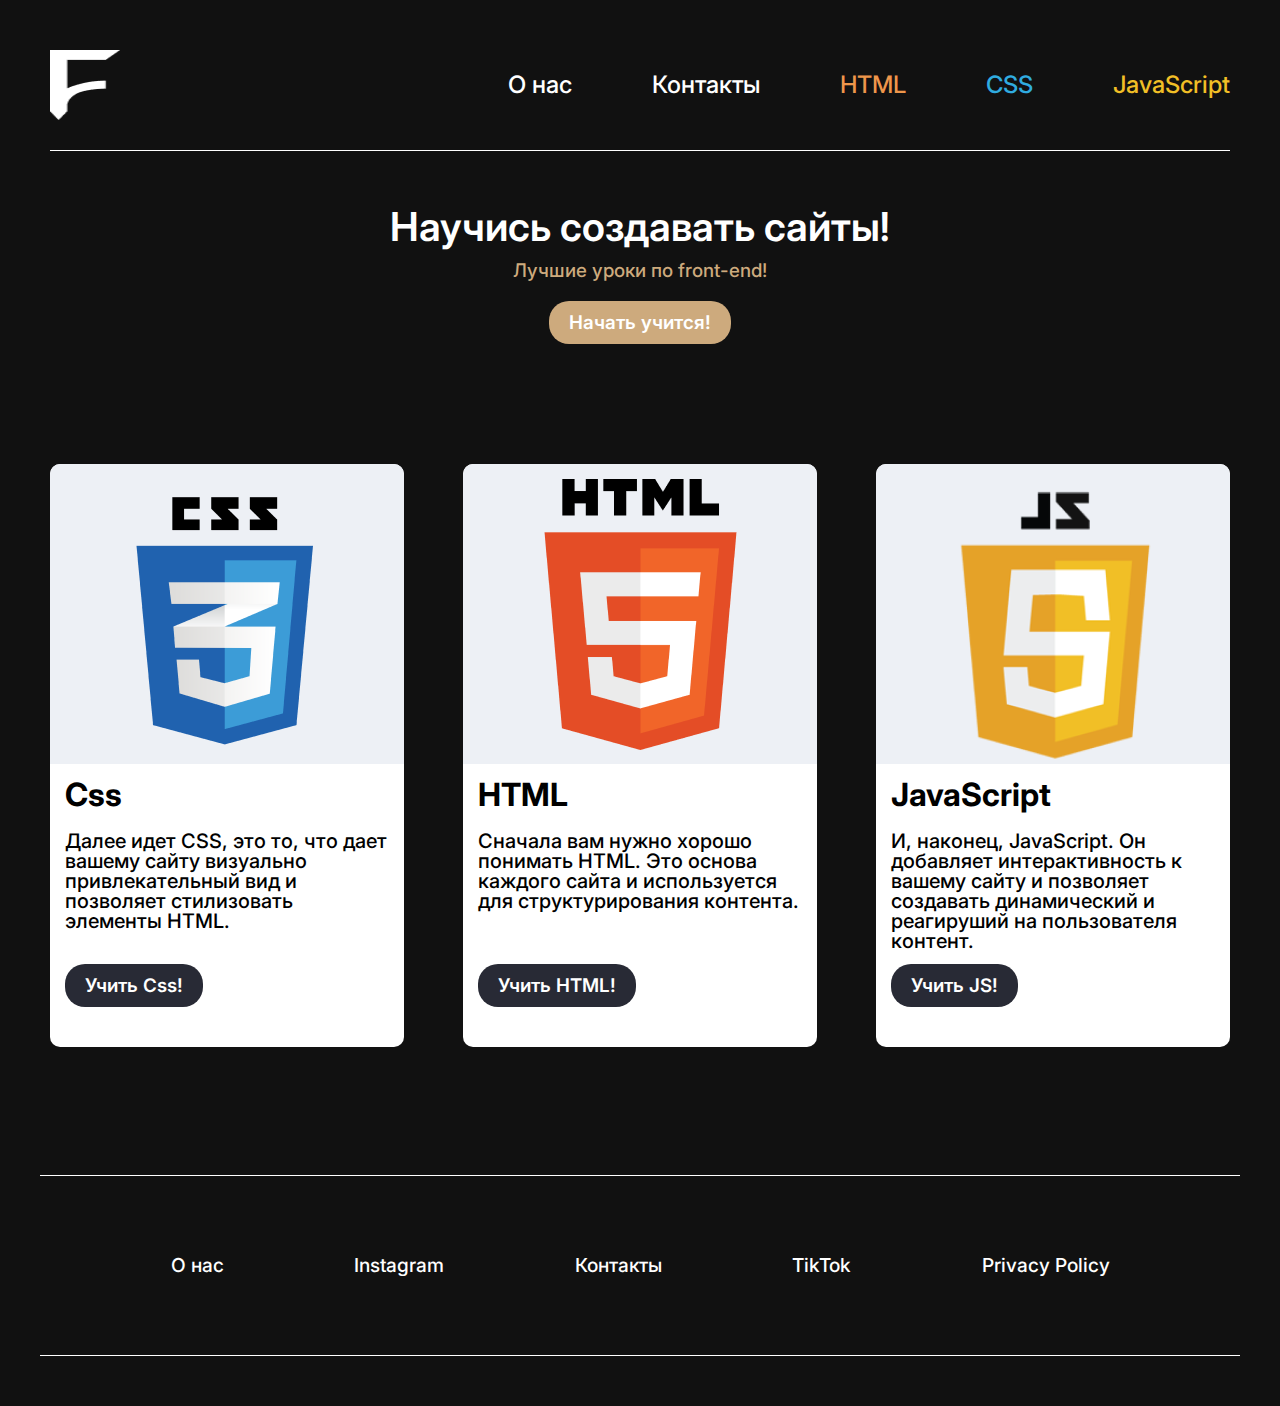
<file: index.html>
<!DOCTYPE html>
<html lang="en">

<head>
    <meta charset="UTF-8">
    <meta http-equiv="X-UA-Compatible" content="IE=edge">
    <meta name="viewport" content="width=device-width, initial-scale=1.0">
    <title>learn frontend</title>
    <link rel="stylesheet" href="css/style.css">
</head>

<body>
    <div class="wrapper">
        <header class="header">
            <div class="container">
                <div class="header__row">
                    <div class="header__logo">
                        <a href="index.html"><img src="img/logo.png" alt=""></a>
                    </div>
                    <nav class="header__nav menu">
                        <div class="menu__body">
                            <div class="menu__list">
                                <a data-goto=".html" href="contentHTML.html" class="menu__link">
                                    <div class="menu-other">
                                        О нас
                                    </div>
                                </a>
                                <a data-goto=".html" href="contentHTML.html" class="menu__link">
                                    <div class="menu-other">
                                        Контакты
                                    </div>
                                </a>
                                <!--  -->
                                <a data-goto=".html" href="contentHTML.html" class="menu__link">
                                    <span class="menu__course-link menu__html">
                                        HTML
                                    </span>
                                </a>
                                <a data-goto=".css" href="contentCSS.html" class="menu__link">
                                    <span class="menu__course-link menu__css">
                                        CSS
                                    </span>
                                </a>
                                <a data-goto=".js" href="" class="menu__link">
                                    <span class="menu__course-link menu__js">
                                        JavaScript
                                    </span>
                                </a>
                            </div>
                        </div>
                        <button class="menu__icon icon-menu" type="button">
                            <span class="icon-menu__line"></span>
                        </button>
                    </nav>
                </div>
            </div>
        </header>

        <div class="learn">
            <div class="learn__container">
                <div class="learn__column">
                    <div class="learn__title">Научись создавать сайты!</div>
                    <div class="learn__subtitle">Лучшие уроки по front-end!</div>
                    <button onclick="scrollToCourses()" class="learn__button">Начать учится!</button>
                </div>
            </div>
        </div>

        <div class="courses">
            <div class="container">
                <div class="courses__row">
                    <div class="courses__item">
                        <div class="courses__item-image">
                            <img src="img/icons/css.png" alt="">
                        </div>
                        <div class="courses__item-body">
                            <div class="courses__item-title">Css</div>
                            <p class="courses__item-text">
                                Далее идет CSS, это то, что дает вашему сайту визуально привлекательный вид и позволяет
                                стилизовать элементы HTML.
                            </p>
                        </div>
                        <a href="contentCSS.html" class="courses__item-link">
                            <button class="courses__item-button">
                                Учить Css!
                            </button>
                        </a>
                    </div>
                    <div class="courses__item">
                        <div class="courses__item-image">
                            <img src="img/icons/html.png" alt="">
                        </div>
                        <div class="courses__item-body">
                            <div class="courses__item-title">HTML</div>
                            <p class="courses__item-text">
                                Сначала вам нужно хорошо понимать HTML. Это основа каждого сайта и используется для
                                структурирования контента.
                            </p>
                        </div>
                        <a class="courses__item-link" href="contentHTML.html">
                            <button class="courses__item-button">
                                Учить HTML!
                            </button>
                        </a>
                    </div>
                    <div class="courses__item">
                        <div class="courses__item-image">
                            <img src="img/icons/js.png" alt="">
                        </div>
                        <div class="courses__item-body">
                            <div class="courses__item-title">JavaScript</div>
                            <div class="courses__item-text">
                                И, наконец, JavaScript. Он добавляет интерактивность к вашему сайту и позволяет
                                создавать динамический и реагируший на пользователя контент.

                            </div>
                        </div>
                        <a href="" class="courses__item-link">
                            <button class="courses__item-button">
                                Учить JS!
                            </button>
                        </a>
                    </div>
                </div>
            </div>
        </div>

        <footer class="footer">
            <div class="footer__container">
                <div class="footer__row">
                    <a href="" class="footer__link">О нас</a>
                    <a href="" class="footer__link">Instagram</a>
                    <a href="" class="footer__link">Контакты</a>
                    <a href="" class="footer__link">TikTok</a>
                    <a href="" class="footer__link">Privacy Policy</a>
                </div>
            </div>
        </footer>
    </div>
    </div>
    <script src="js/homepage.js"></script>
</body>

</html>
</file>
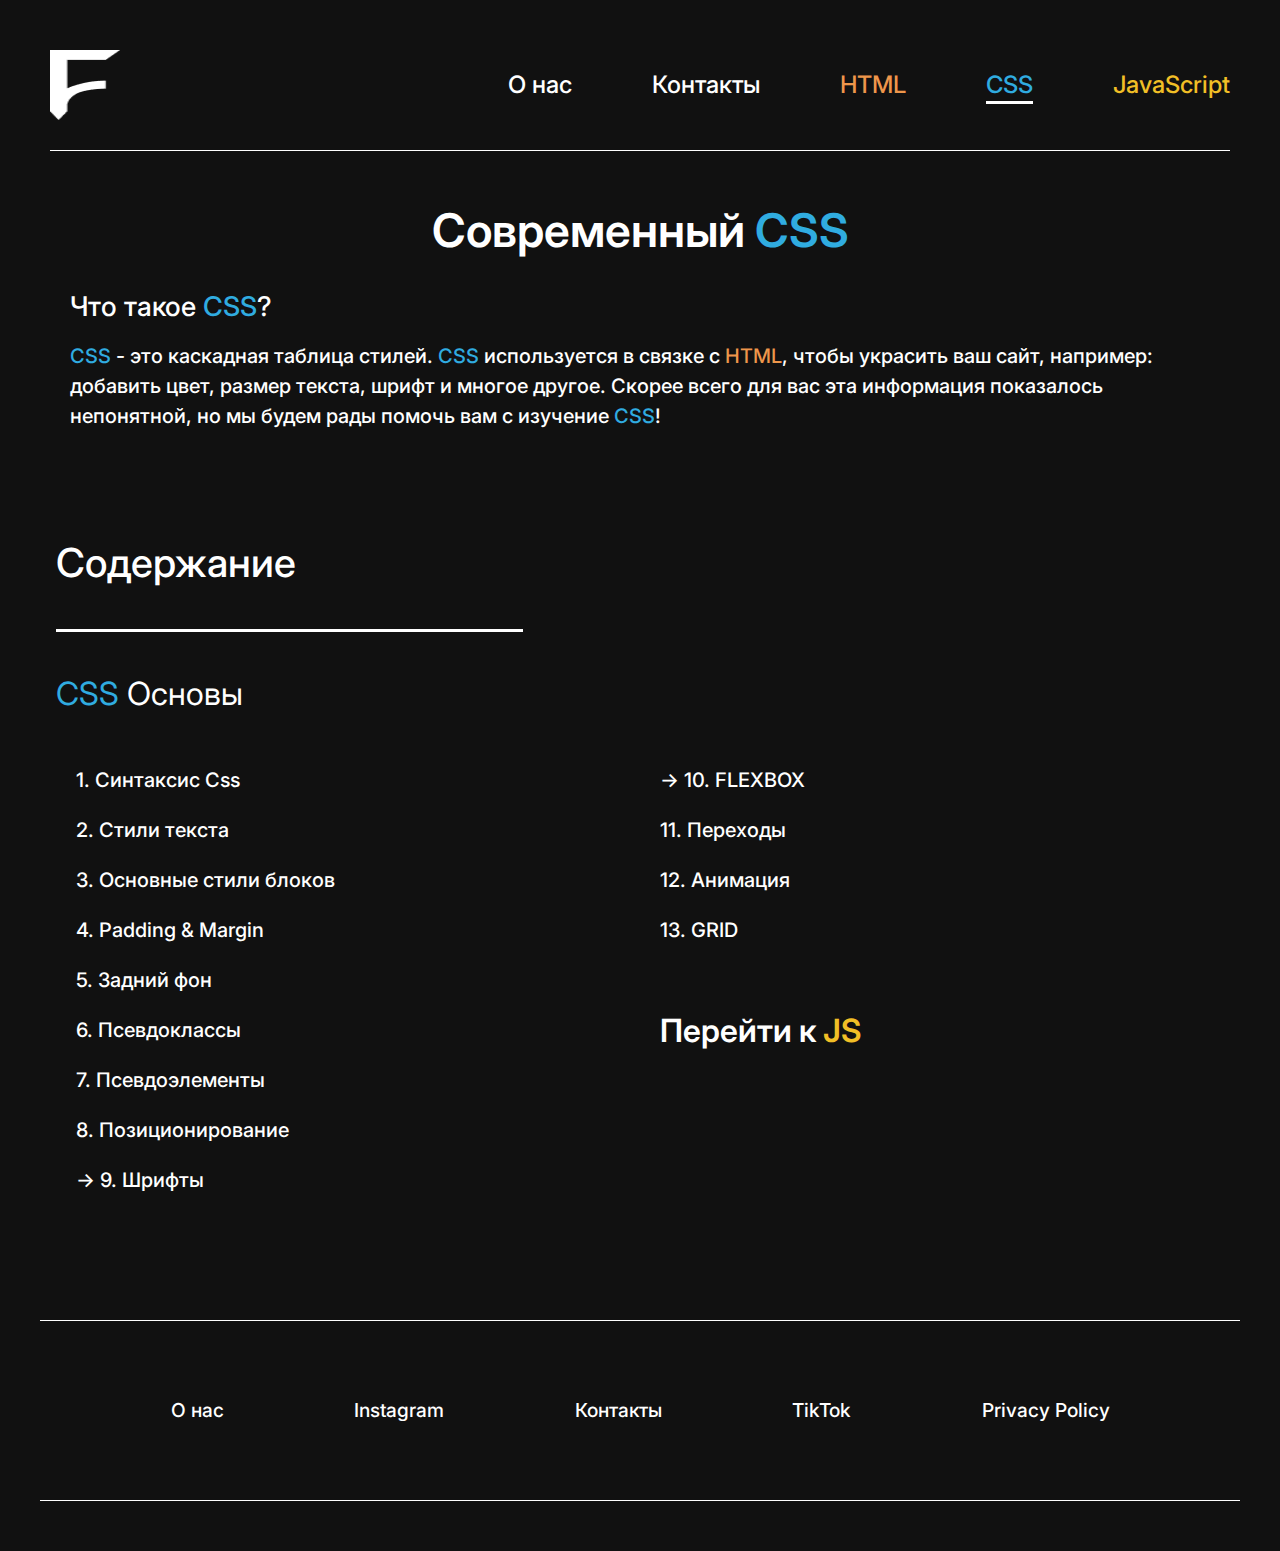
<file: contentCSS.html>
<!DOCTYPE html>
<html lang="en">

<head>
    <meta charset="UTF-8">
    <meta http-equiv="X-UA-Compatible" content="IE=edge">
    <meta name="viewport" content="width=device-width, initial-scale=1.0">
    <title>Content CSS</title>
    <link rel="stylesheet" href="css/style.css">
</head>

<body>
    <div class="wrapper">
        <header class="header">
            <div class="container">
                <div class="header__row">
                    <div class="header__logo">
                        <a href="index.html"><img src="img/logo.png" alt=""></a>
                    </div>
                    <nav class="header__nav menu">
                        <div class="menu__body">
                            <div class="menu__list">
                                <a data-goto=".html" href="contentHTML.html" class="menu__link">
                                    <div class="menu-other">
                                        О нас
                                    </div>
                                </a>
                                <a data-goto=".html" href="contentHTML.html" class="menu__link">
                                    <div class="menu-other">
                                        Контакты
                                    </div>
                                </a>
                                <!--  -->
                                <a data-goto=".html" href="contentHTML.html" class="menu__link">
                                    <span class="menu__course-link menu__html">
                                        HTML
                                    </span>
                                </a>
                                <a data-goto=".css" href="contentCSS.html" class="menu__link">
                                    <span class="menu__course-link menu__css active-link">
                                        CSS
                                    </span>
                                </a>
                                <a data-goto=".js" href="" class="menu__link">
                                    <span class="menu__course-link menu__js">
                                        JavaScript
                                    </span>
                                </a>
                            </div>
                        </div>
                        <button class="menu__icon icon-menu" type="button">
                            <span class="icon-menu__line"></span>
                        </button>
                    </nav>
                </div>
            </div>
        </header>
        <div class="Front-banner">
            <div class="container">
                <div class="Front-banner-content">
                    <h1 class="front-title">Современный <span class="CSS">CSS</span></h1>
                    <h2 class="front-sub-title">Что такое <span class="CSS">CSS</span>? </h2>
                    <h2 class="front-sub-text"> <span class="CSS">CSS</span> - это каскадная таблица стилей. <span
                            class="CSS">CSS</span>
                        используется в связке с <span class="HTML">HTML</span>, чтобы украсить ваш сайт, например:
                        добавить цвет, размер текста,
                        шрифт и многое другое. Скорее всего для вас эта информация показалось непонятной, но мы будем
                        рады помочь вам с изучение <span class="CSS">CSS</span>!
                    </h2>
                </div>
            </div>
        </div>
        <div class="Themes">
            <div class="container">
                <div class="Themes-content">
                    <div class="Themes-title">
                        <h1 class="Themes-title-text">Содержание</h1>
                        <hr class="Themes-hr">
                    </div>
                    <div class="Themes-title-botton">
                        <h2 class="Themes-title-sub"> <span class="CSS">CSS</span> Основы</h2>
                        <div class="themes-content-side">
                            <div class="themes-left">
                                <ul class="themes-ul">
                                    <!-- li----------- -->
                                    <li class="themes-li">
                                        <a href="lessonsCss/lessonCss1.html" class="link">1. Синтаксис Css</a>
                                        <a href="lessonsCss/lessonCss2.html" class="link">2. Стили текста</a>
                                        <a href="lessonsCss/lessonCss3.html" class="link">3. Основные стили блоков </a>
                                        <a href="lessonsCss/lessonCss4.html" class="link">4. Padding & Margin</a>
                                        <a href="" class="link">5. Задний фон</a>
                                        <a href="" class="link">6. Псевдоклассы</a>
                                        <a href="" class="link">7. Псевдоэлементы</a>
                                        <a href="" class="link">8. Позиционирование</a>
                                        <div class="dropdown">
                                            <a id="tables" href="" class="link dropbtn"> → 9. Шрифты</a>
                                            <div id="tablesDrop" class="dropdown-content">
                                                <a href="" class="links">9.1 Подключение Google fonts</a>
                                                <a href="" class="links">9.2 Как скачать новый шрифт</a>
                                            </div>
                                        </div>
                                    </li>
                                </ul>
                            </div>
                            <div class="themes-right">
                                <ul class="themes-ul">
                                    <!-- li----------- -->
                                    <li class="themes-li">
                                        <div class="dropdown">
                                            <a id="lists" href="" class="link dropbtn"> → 10. FLEXBOX </a>
                                            <div id="listsDrop" class="dropdown-content">
                                                <a href="" class="links">10.1 Что такое FLEXBOX?</a>
                                                <a href="" class="links">10.2 Основные свойства</a>
                                                <a href="" class="links">10.3 Практические примеры</a>
                                            </div>
                                        </div>
                                        <a href="" class="link">11. Переходы </a>
                                        <a href="" class="link">12. Анимация</a>
                                        <a href="" class="link">13. GRID</a>
                                    </li>
                                </ul>
                                <button class="btn-css"><a href="" class="css-link">Перейти к <span class="JS">JS</span></a></button>
                            </div>
                        </div>
                    </div>
                </div>
            </div>
        </div>
        <footer class="footer">
            <div class="footer__container">
                <div class="footer__row">
                    <a href="" class="footer__link">О нас</a>
                    <a href="" class="footer__link">Instagram</a>
                    <a href="" class="footer__link">Контакты</a>
                    <a href="" class="footer__link">TikTok</a>
                    <a href="" class="footer__link">Privacy Policy</a>
                </div>
            </div>
        </footer>
        <script src="js/mainHTML.js"></script>
</body>

</html>
</file>
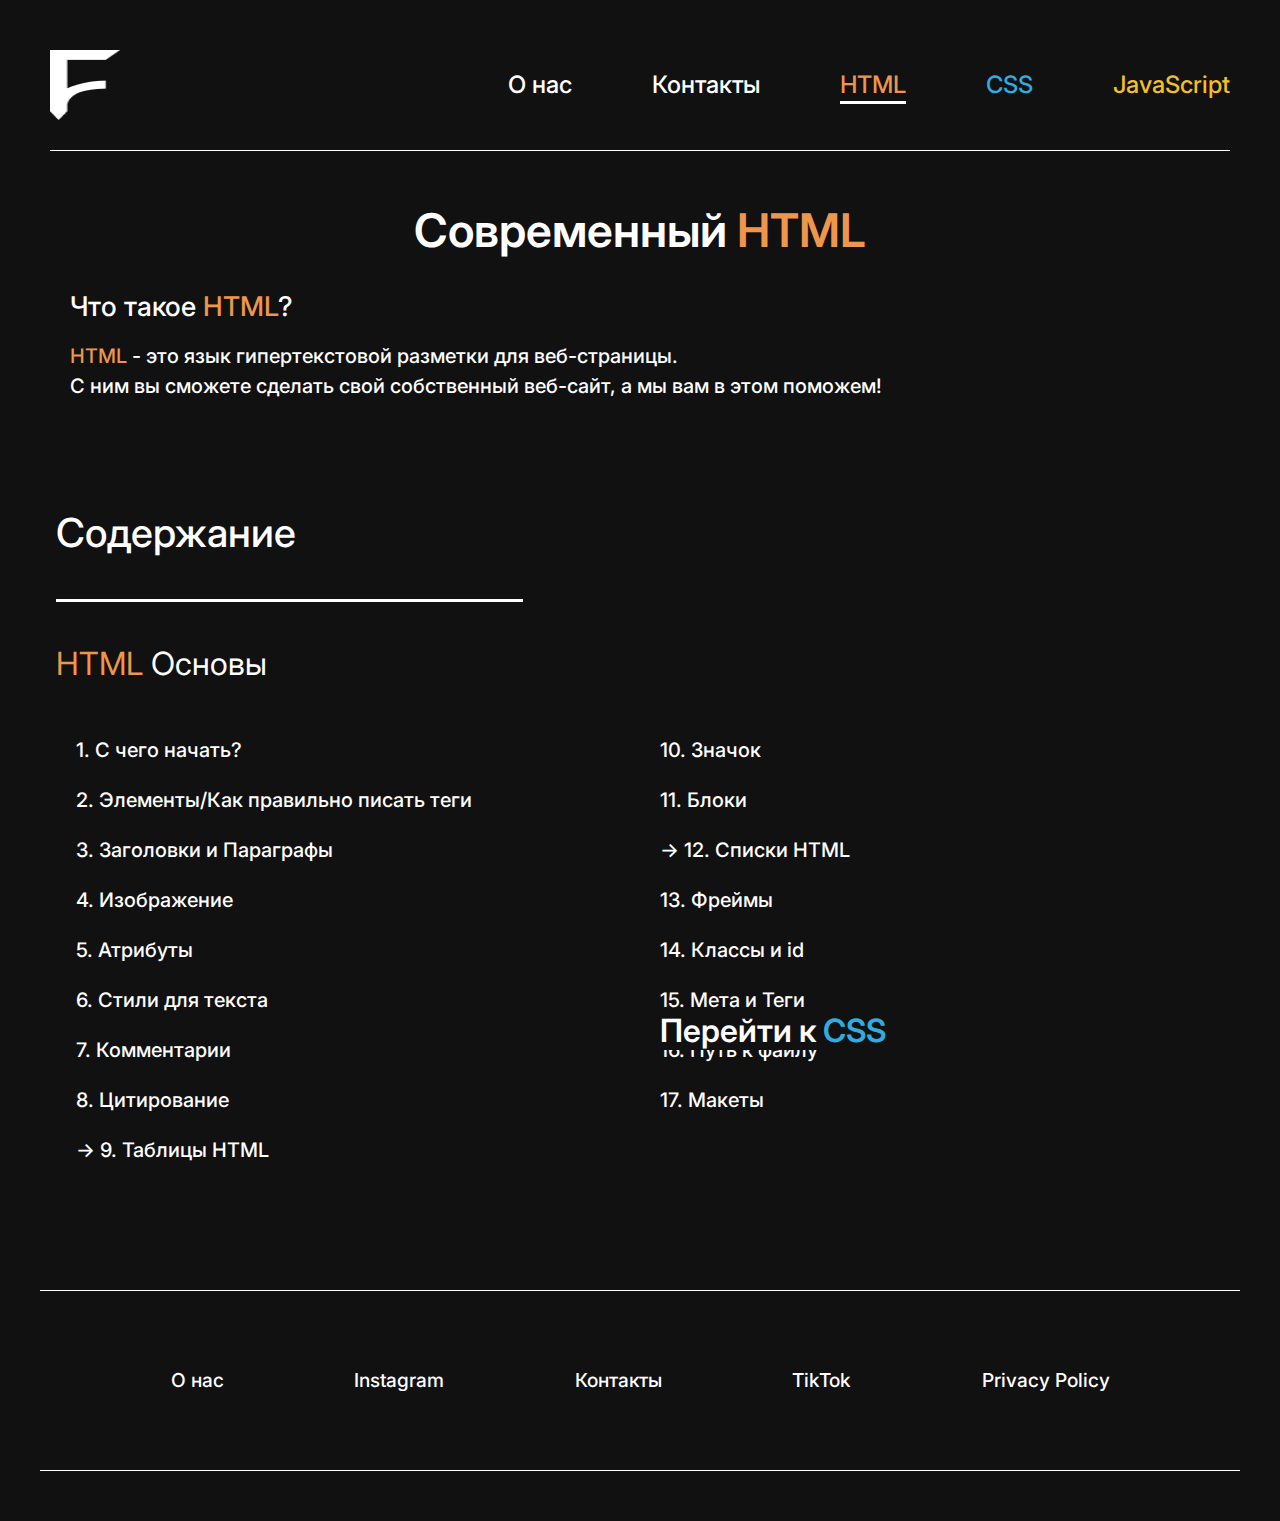
<file: contentHTML.html>
<!DOCTYPE html>
<html lang="en">

<head>
    <meta charset="UTF-8">
    <meta http-equiv="X-UA-Compatible" content="IE=edge">
    <meta name="viewport" content="width=device-width, initial-scale=1.0">
    <title>Content HTML</title>
    <link rel="stylesheet" href="css/style.css">
</head>

<body>
    <div class="wrapper">
        <header class="header">
            <div class="container">
                <div class="header__row">
                    <div class="header__logo">
                        <a href="index.html"><img src="img/logo.png" alt=""></a>
                    </div>
                    <nav class="header__nav menu">
                        <div class="menu__body">
                            <div class="menu__list">
                                <a data-goto=".html" href="contentHTML.html" class="menu__link">
                                    <div class="menu-other">
                                        О нас
                                    </div>
                                </a>
                                <a data-goto=".html" href="contentHTML.html" class="menu__link">
                                    <div class="menu-other">
                                        Контакты
                                    </div>
                                </a>
                                <!--  -->
                                <a data-goto=".html" href="contentHTML.html" class="menu__link">
                                    <span class="menu__course-link menu__html active-link">
                                        HTML
                                    </span>
                                </a>
                                <a data-goto=".css" href="contentCSS.html" class="menu__link">
                                    <span class="menu__course-link menu__css">
                                        CSS
                                    </span>
                                </a>
                                <a data-goto=".js" href="" class="menu__link">
                                    <span class="menu__course-link menu__js">
                                        JavaScript
                                    </span>
                                </a>
                            </div>
                        </div>
                        <button class="menu__icon icon-menu" type="button">
                            <span class="icon-menu__line"></span>
                        </button>
                    </nav>
                </div>
            </div>
        </header>
        <div class="Front-banner">
            <div class="container">
                <div class="Front-banner-content">
                    <h1 class="front-title">Современный <span class="HTML">HTML</span></h1>
                    <h2 class="front-sub-title">Что такое <span class="HTML">HTML</span>? </h2>
                    <h2 class="front-sub-text"> <span class="HTML">HTML</span> - это язык гипертекстовой разметки для
                        веб-страницы. <br>
                        С ним вы сможете сделать свой собственный веб-сайт, а мы вам в этом поможем!
                    </h2>
                </div>
            </div>
        </div>
        <div class="Themes">
            <div class="container">
                <div class="Themes-content">
                    <div class="Themes-title">
                        <h1 class="Themes-title-text">Содержание</h1>
                        <hr class="Themes-hr">
                    </div>
                    <div class="Themes-title-botton">
                        <h2 class="Themes-title-sub"> <span class="HTML">HTML</span> Основы</h2>
                        <div class="themes-content-side">
                            <div class="themes-left">
                                <ul class="themes-ul">
                                    <!-- li----------- -->
                                    <li class="themes-li">
                                        <a href="lessonsHtml/lessonHtml1.html" class="link">1. С чего начать?</a>
                                        <a href="" class="link">2. Элементы/Как правильно писать теги</a>
                                        <a href="" class="link">3. Заголовки и Параграфы </a>
                                        <div class="dropdown">
                                            <a href="" class="link dropbtn">4. Изображение</a>
                                            <div class="dropdown-content">
                                                <a href="" class="links">4.1 Изображение карта</a>
                                                <a href="" class="links">4.2 Изображение фон</a>
                                                <a href="" class="links">4.3 Картинки</a>
                                            </div>
                                        </div>
                                        <a href="" class="link">5. Атрибуты</a>
                                        <a href="" class="link">6. Стили для текста</a>
                                        <a href="" class="link">7. Комментарии</a>
                                        <a href="" class="link">8. Цитирование</a>
                                        <div class="dropdown">
                                            <a id="tables" href="" class="link dropbtn"> → 9. Таблицы HTML</a>
                                            <div id="tablesDrop" class="dropdown-content">
                                                <a href="" class="links">9.1 Границы Таблицы</a>
                                                <a href="" class="links">9.2 Размеры Таблицы</a>
                                                <a href="" class="links">9.3 Заголовок Таблицы</a>
                                                <a href="" class="links">9.4 Заполнение и Интервал</a>
                                                <a href="" class="links">9.5 Диапазон столбцов и строк</a>
                                                <a href="" class="links">9.6 Моделирование</a>
                                                <a href="" class="links">9.7 Оформление Столбцов</a>
                                            </div>
                                        </div>
                                    </li>
                                </ul>
                            </div>
                            <div class="themes-right">
                                <ul class="themes-ul">
                                    <!-- li----------- -->
                                    <li class="themes-li">
                                        <a href="" class="link">10. Значок</a>
                                        <a href="" class="link">11. Блоки</a>
                                        <div class="dropdown">
                                            <a id="lists" href="" class="link dropbtn">→ 12. Списки HTML</a>
                                            <div id="listsDrop" class="dropdown-content">
                                                <a href="" class="links">12.1 Неупорядоченный список</a>
                                                <a href="" class="links">12.2 Упорядоченный список</a>
                                                <a href="" class="links">12.3 Описанные списки</a>
                                            </div>
                                        </div>
                                        <a href="" class="link">13. Фреймы</a>
                                        <a href="" class="link">14. Классы и id</a>
                                        <a href="" class="link">15. Мета и Теги</a>
                                        <a href="" class="link">16. Путь к файлу</a>
                                        <a href="" class="link">17. Макеты</a>
                                    </li>
                                </ul>
                                <button class="btn-css"><a href="contentCSS.html" class="css-link">Перейти к <span
                                            class="CSS">CSS</span></a></button>
                            </div>
                        </div>
                    </div>
                </div>
            </div>
        </div>
        <footer class="footer">
            <div class="footer__container">
                <div class="footer__row">
                    <a href="" class="footer__link">О нас</a>
                    <a href="" class="footer__link">Instagram</a>
                    <a href="" class="footer__link">Контакты</a>
                    <a href="" class="footer__link">TikTok</a>
                    <a href="" class="footer__link">Privacy Policy</a>
                </div>
            </div>
        </footer>
        <script src="js/mainHTML.js"></script>
</body>

</html>
</file>
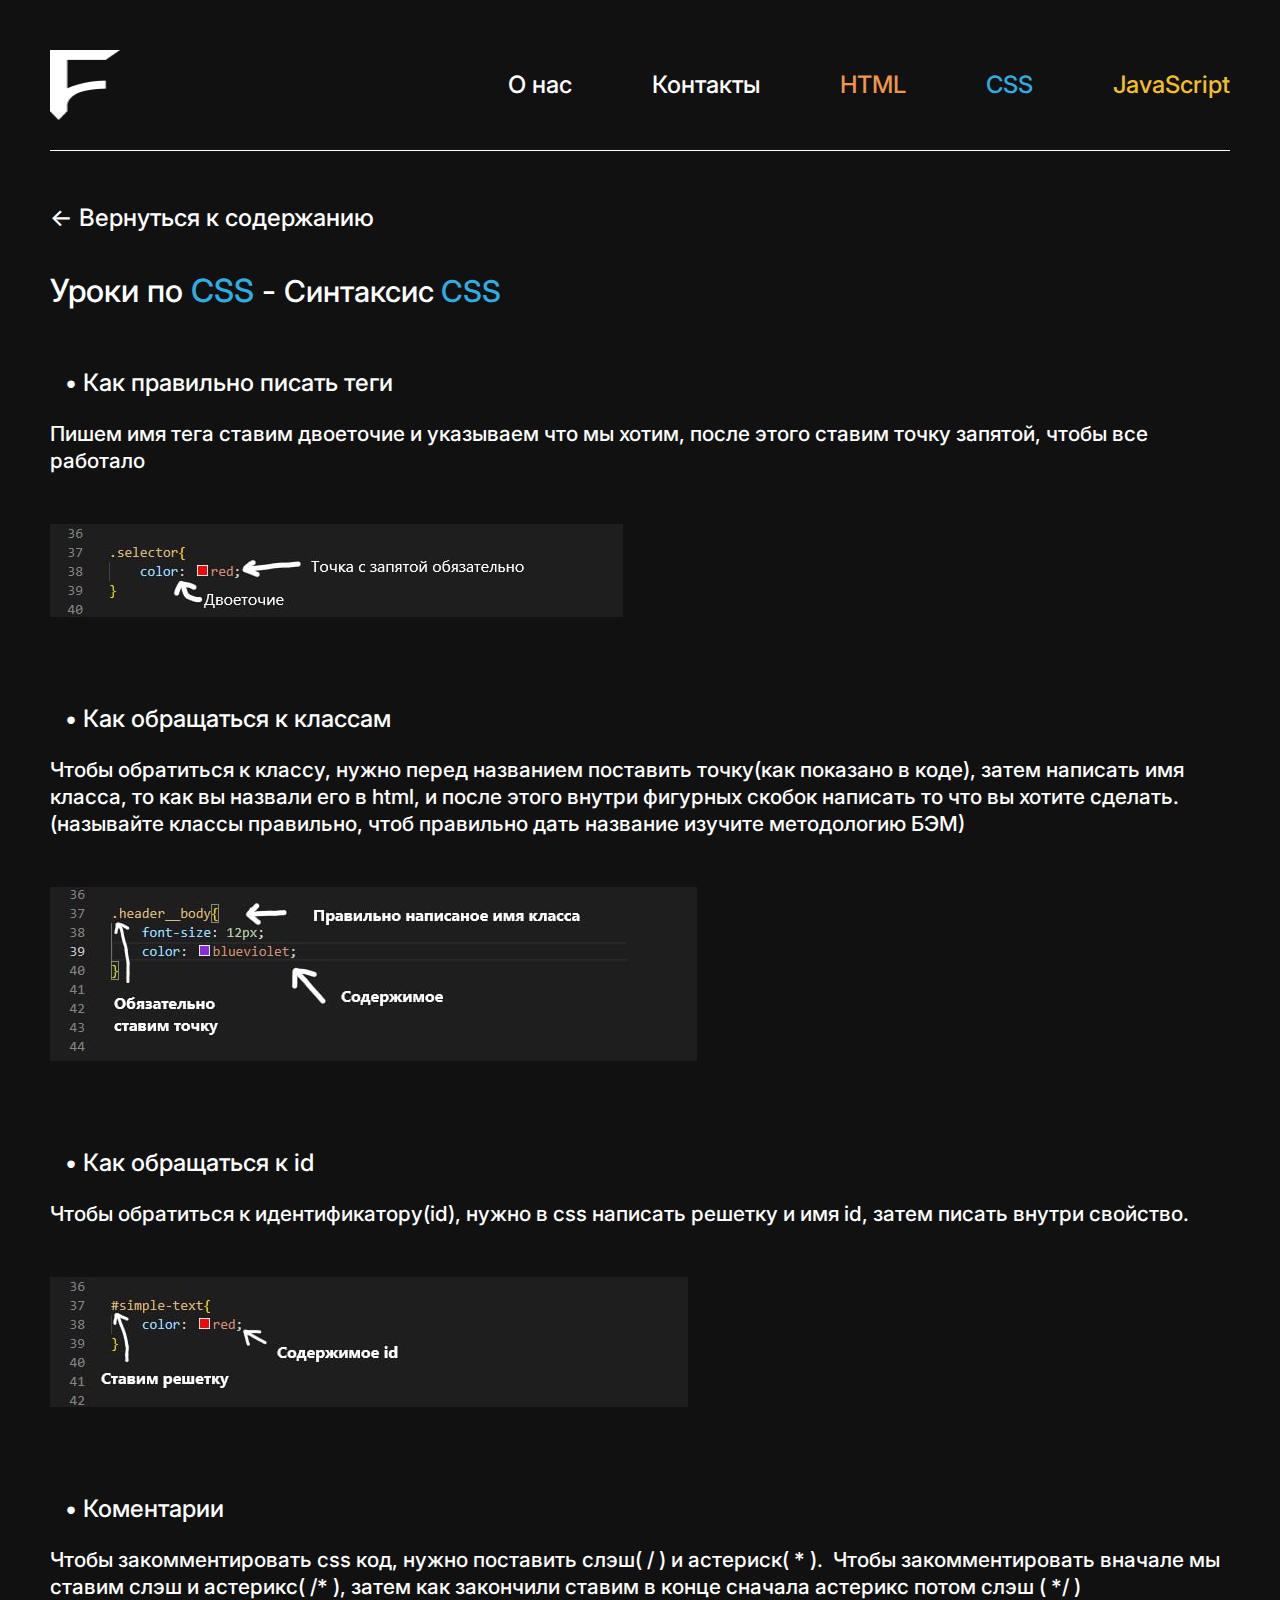
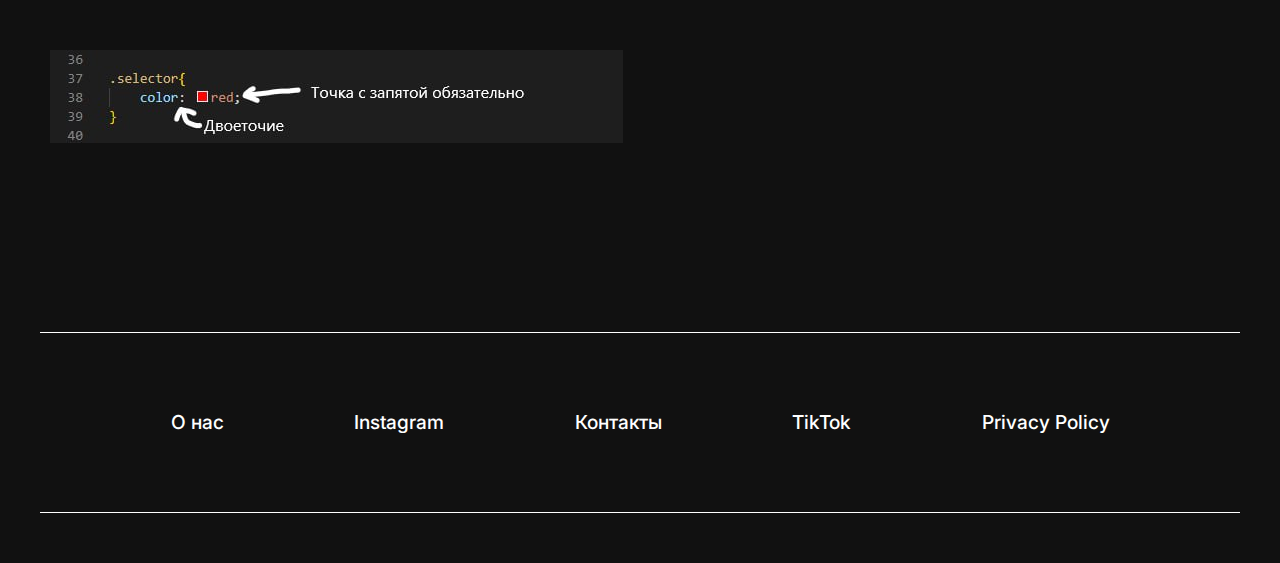
<file: lessonsCss/lessonCss1.html>
<!DOCTYPE html>
<html lang="en">

<head>
    <meta charset="UTF-8">
    <meta http-equiv="X-UA-Compatible" content="IE=edge">
    <meta name="viewport" content="width=device-width, initial-scale=1.0">
    <title>learn frontend</title>
    <link rel="stylesheet" href="../css/style.css">
</head>

<body>
    <div class="wrapper">
        <header class="header">
            <div class="container">
                <div class="header__row">
                    <div class="header__logo">
                        <a href="../index.html"><img src="../img/logo.png" alt=""></a>
                    </div>
                    <nav class="header__nav menu">
                        <div class="menu__body">
                            <div class="menu__list">
                                <a data-goto=".html" href="" class="menu__link">
                                    <div class="menu-other">
                                        О нас
                                    </div>
                                </a>
                                <a data-goto=".html" href="" class="menu__link">
                                    <div class="menu-other">
                                        Контакты
                                    </div>
                                </a>
                                <!--  -->
                                <a data-goto=".html" href="../contentHTML.html" class="menu__link">
                                    <span class="menu__course-link menu__html">
                                        HTML
                                    </span>
                                </a>
                                <a data-goto=".css" href="../contentCSS.html" class="menu__link">
                                    <span class="menu__course-link menu__css">
                                        CSS
                                    </span>
                                </a>
                                <a data-goto=".js" href="" class="menu__link">
                                    <span class="menu__course-link menu__js">
                                        JavaScript
                                    </span>
                                </a>
                            </div>
                        </div>
                        <button class="menu__icon icon-menu" type="button">
                            <span class="icon-menu__line"></span>
                        </button>
                    </nav>
                </div>
            </div>
        </header>
        <div class="return">
            <div class="container">
                <a href="../contentCSS.html" class="return__link">← Вернуться к содержанию </a>
            </div>
        </div>
        <div class="lesson">
            <div class="container">
                <div class="lesson__column">
                    <div class="lesson__title">
                        Уроки по <span class="CSS">CSS</span> -
                        <span class="lesson__title-theme">
                            Синтаксис <span class="CSS">CSS</span>
                        </span>
                    </div>
                    <div class="lesson__item">
                        <div class="lesson__item-title">
                            Как правильно писать теги
                        </div>
                        <div class="lesson__item-text">
                            Пишем имя тега ставим двоеточие и указываем что мы хотим, после этого ставим точку запятой,
                            чтобы все работало
                        </div>
                        <div class="lesson__item-image">
                            <img src="../img/lessonsCssImg/1lessonCss/lessonCss_1_1.jpg" alt="">
                        </div>
                    </div>
                    <div class="lesson__item">
                        <div class="lesson__item-title">
                            Как обращаться к классам
                        </div>
                        <div class="lesson__item-text">
                            Чтобы обратиться к классу, нужно перед названием поставить точку(как показано в коде), затем
                            написать имя класса, то как вы назвали его в html, и после этого внутри фигурных скобок
                            написать то что вы хотите сделать.
                            (называйте классы правильно, чтоб правильно дать название изучите методологию БЭМ)

                        </div>
                        <div class="lesson__item-image">
                            <img src="../img/lessonsCssImg/1lessonCss/lessonCss_1_2.jpg" alt="">
                        </div>
                    </div>
                    <div class="lesson__item">
                        <div class="lesson__item-title">
                            Как обращаться к id
                        </div>
                        <div class="lesson__item-text">
                            Чтобы обратиться к идентификатору(id), нужно в css написать решетку и имя id, затем писать
                            внутри свойство.
                        </div>
                        <div class="lesson__item-image">
                            <img src="../img/lessonsCssImg/1lessonCss/lessonCss_1_3.jpg" alt="">
                        </div>
                    </div>
                    <div class="lesson__item">
                        <div class="lesson__item-title">
                            Коментарии
                        </div>
                        <div class="lesson__item-text">
                            Чтобы закомментировать css код, нужно поставить слэш( / ) и астериск( * ). 
                            Чтобы закомментировать вначале мы ставим слэш и астерикс( /* ), затем как закончили ставим в
                            конце сначала астерикс потом слэш ( */ )

                        </div>
                        <div class="lesson__item-image">
                            <img src="../img/lessonsCssImg/1lessonCss/lessonCss_1_1.jpg" alt="">
                        </div>
                    </div>
                </div>
            </div>
        </div>

        <footer class="footer">
            <div class="footer__container">
                <div class="footer__row">
                    <a href="" class="footer__link">О нас</a>
                    <a href="" class="footer__link">Instagram</a>
                    <a href="" class="footer__link">Контакты</a>
                    <a href="" class="footer__link">TikTok</a>
                    <a href="" class="footer__link">Privacy Policy</a>
                </div>
            </div>
        </footer>
    </div>
    </div>
    <script src="../js/homepage.js"></script>
</body>

</html>
</file>
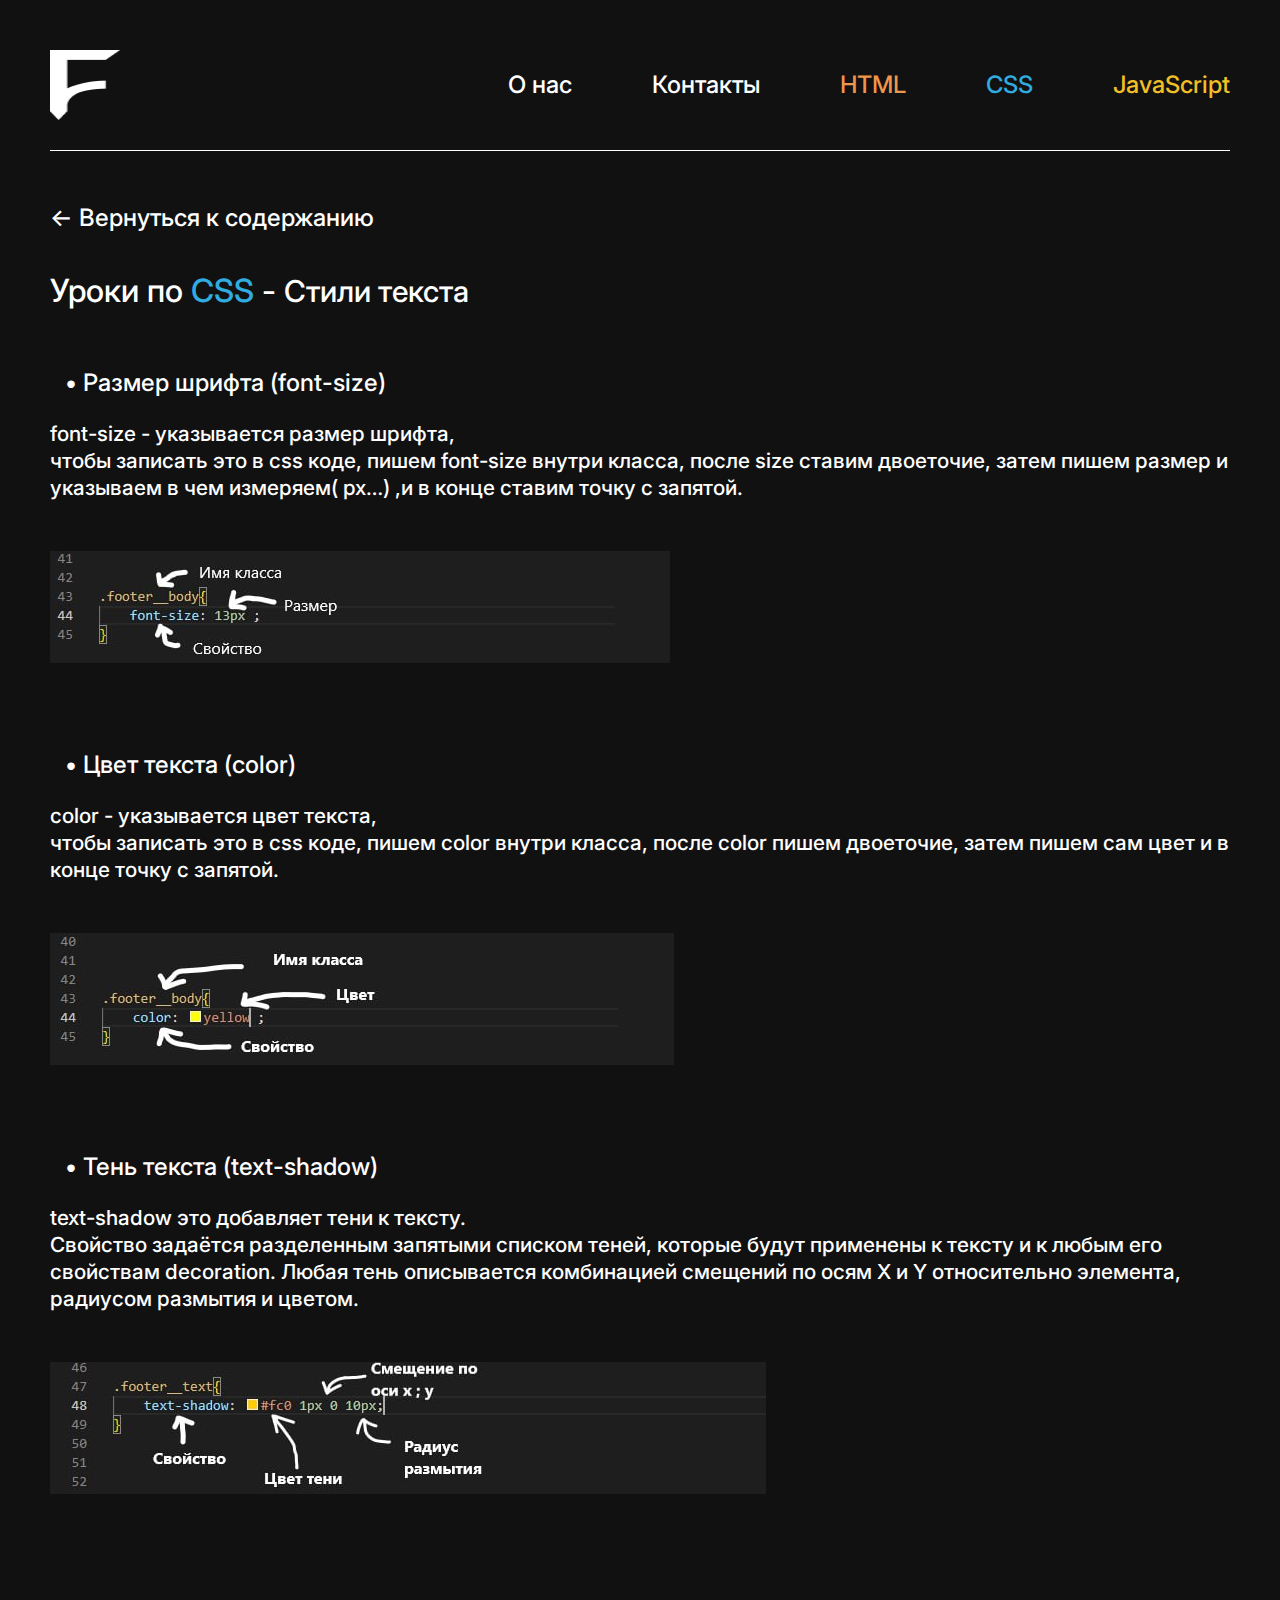
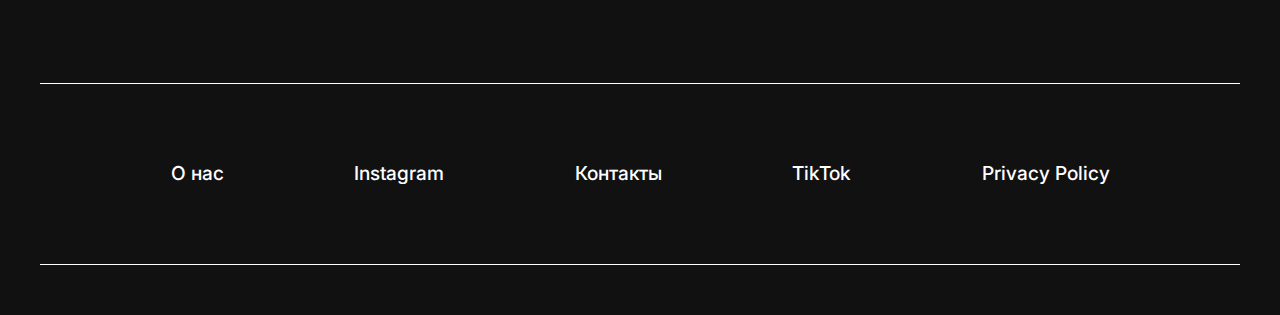
<file: lessonsCss/lessonCss2.html>
<!DOCTYPE html>
<html lang="en">

<head>
    <meta charset="UTF-8">
    <meta http-equiv="X-UA-Compatible" content="IE=edge">
    <meta name="viewport" content="width=device-width, initial-scale=1.0">
    <title>learn frontend</title>
    <link rel="stylesheet" href="../css/style.css">
</head>

<body>
    <div class="wrapper">
        <header class="header">
            <div class="container">
                <div class="header__row">
                    <div class="header__logo">
                        <a href="../index.html"><img src="../img/logo.png" alt=""></a>
                    </div>
                    <nav class="header__nav menu">
                        <div class="menu__body">
                            <div class="menu__list">
                                <a data-goto=".html" href="" class="menu__link">
                                    <div class="menu-other">
                                        О нас
                                    </div>
                                </a>
                                <a data-goto=".html" href="" class="menu__link">
                                    <div class="menu-other">
                                        Контакты
                                    </div>
                                </a>
                                <!--  -->
                                <a data-goto=".html" href="../contentHTML.html" class="menu__link">
                                    <span class="menu__course-link menu__html">
                                        HTML
                                    </span>
                                </a>
                                <a data-goto=".css" href="../contentCSS.html" class="menu__link">
                                    <span class="menu__course-link menu__css">
                                        CSS
                                    </span>
                                </a>
                                <a data-goto=".js" href="" class="menu__link">
                                    <span class="menu__course-link menu__js">
                                        JavaScript
                                    </span>
                                </a>
                            </div>
                        </div>
                        <button class="menu__icon icon-menu" type="button">
                            <span class="icon-menu__line"></span>
                        </button>
                    </nav>
                </div>
            </div>
        </header>
        <div class="return">
            <div class="container">
                <a href="../contentCSS.html" class="return__link">← Вернуться к содержанию </a>
            </div>
        </div>
        <div class="lesson">
            <div class="container">
                <div class="lesson__column">
                    <div class="lesson__title">
                        Уроки по <span class="CSS">CSS</span> -
                        <span class="lesson__title-theme">
                            Стили текста
                        </span>
                    </div>
                    <div class="lesson__item">
                        <div class="lesson__item-title">
                            Размер шрифта (font-size)
                        </div>
                        <div class="lesson__item-text">
                            font-size - указывается размер шрифта, <br>
                            чтобы записать это в css коде, пишем font-size внутри
                            класса, после size ставим двоеточие, затем пишем размер и указываем в чем измеряем( px…) ,и
                            в конце ставим точку с запятой.
                        </div>
                        <div class="lesson__item-image">
                            <img src="../img/lessonsCssImg/2lessonCss/lessonCss_2_1.jpg" alt="">
                        </div>
                    </div>
                    <div class="lesson__item">
                        <div class="lesson__item-title">
                            Цвет текста (color)
                        </div>
                        <div class="lesson__item-text">
                            color - указывается цвет текста, <br>
                            чтобы записать это в css коде, пишем color внутри класса,
                            после color пишем двоеточие, затем пишем сам цвет и в конце точку с запятой.
                        </div>
                        <div class="lesson__item-image">
                            <img src="../img/lessonsCssImg/2lessonCss/lessonCss_2_2.jpg" alt="">
                        </div>
                    </div>
                    <div class="lesson__item">
                        <div class="lesson__item-title">
                            Тень текста (text-shadow)
                        </div>
                        <div class="lesson__item-text">
                            text-shadow это добавляет тени к тексту. <br>
                            Свойство задаётся разделенным запятыми списком
                            теней, которые будут применены к тексту и к любым его свойствам decoration. Любая тень
                            описывается комбинацией смещений по осям X и Y относительно элемента, радиусом размытия и
                            цветом.
                        </div>
                        <div class="lesson__item-image">
                            <img src="../img/lessonsCssImg/2lessonCss/lessonCss_2_3.jpg" alt="">
                        </div>
                    </div>
                </div>
            </div>
        </div>

        <footer class="footer">
            <div class="footer__container">
                <div class="footer__row">
                    <a href="" class="footer__link">О нас</a>
                    <a href="" class="footer__link">Instagram</a>
                    <a href="" class="footer__link">Контакты</a>
                    <a href="" class="footer__link">TikTok</a>
                    <a href="" class="footer__link">Privacy Policy</a>
                </div>
            </div>
        </footer>
    </div>
    </div>
    <script src="../js/homepage.js"></script>
</body>

</html>
</file>
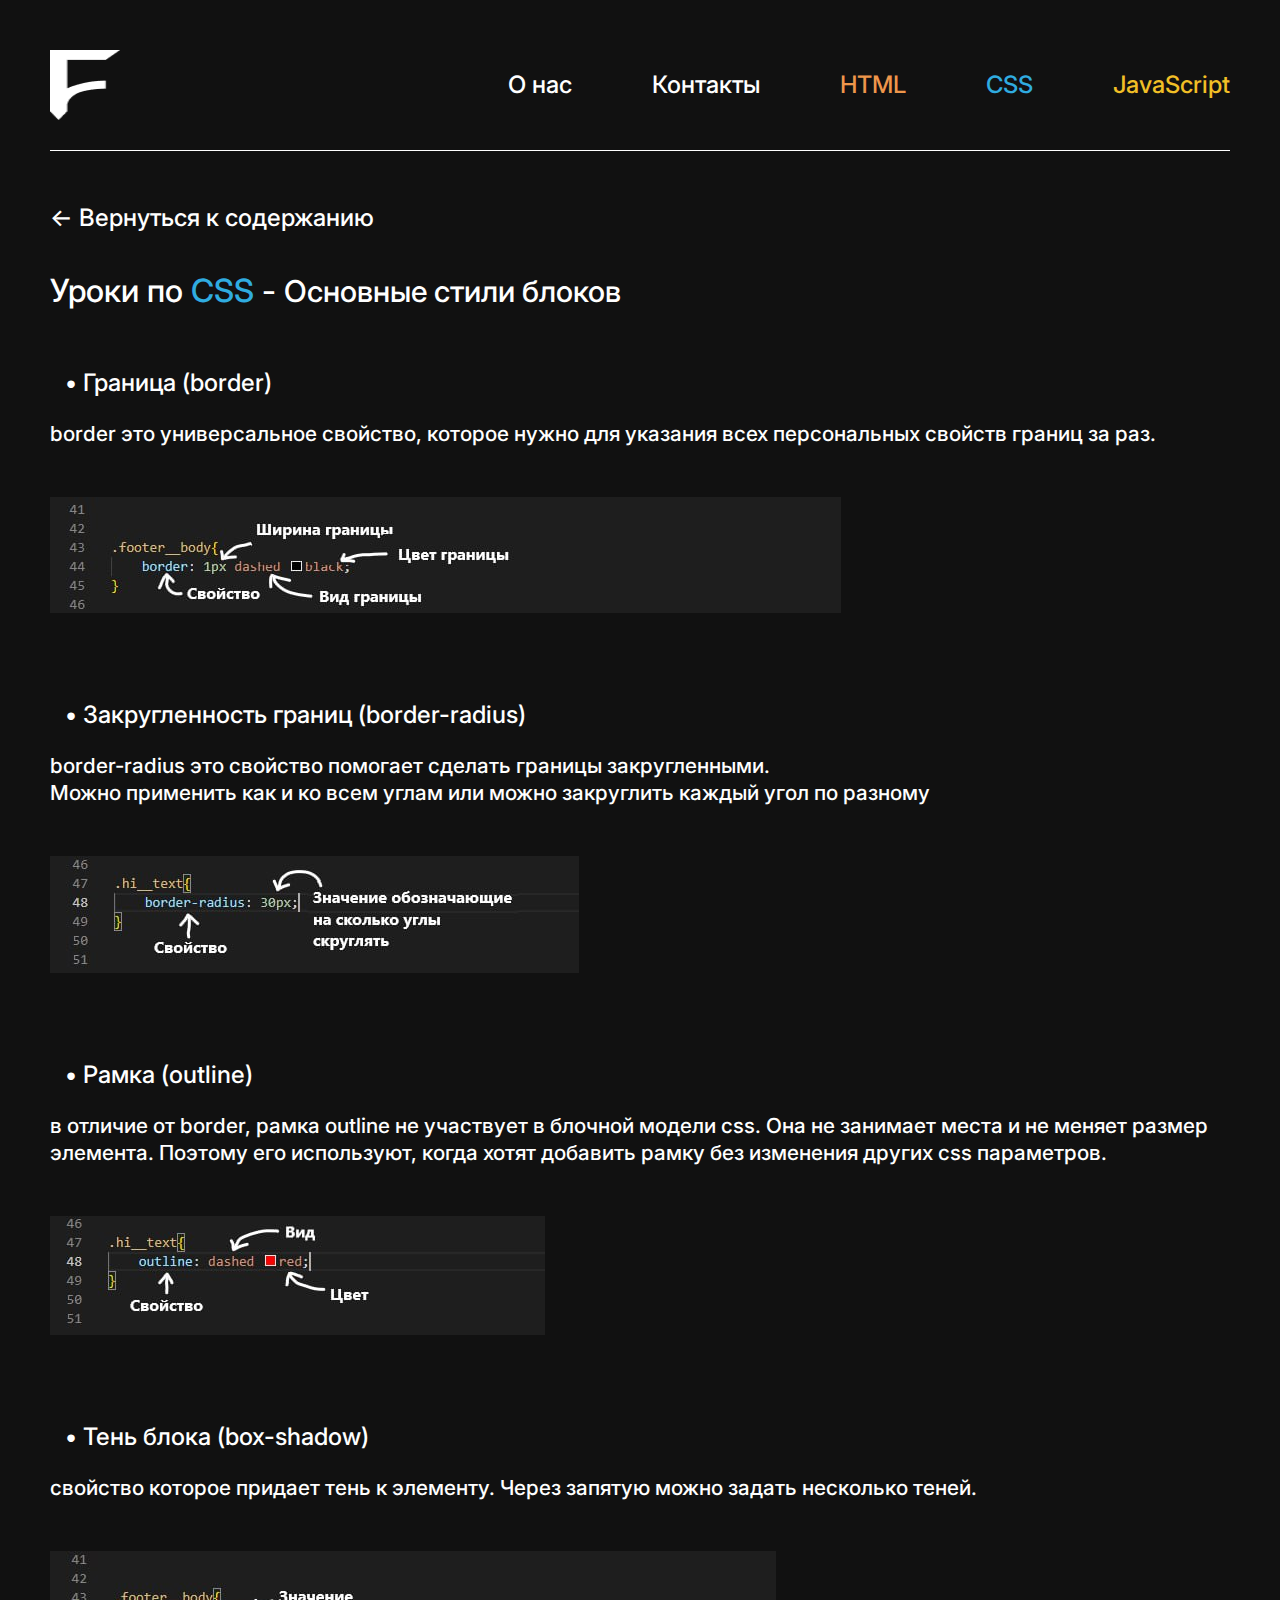
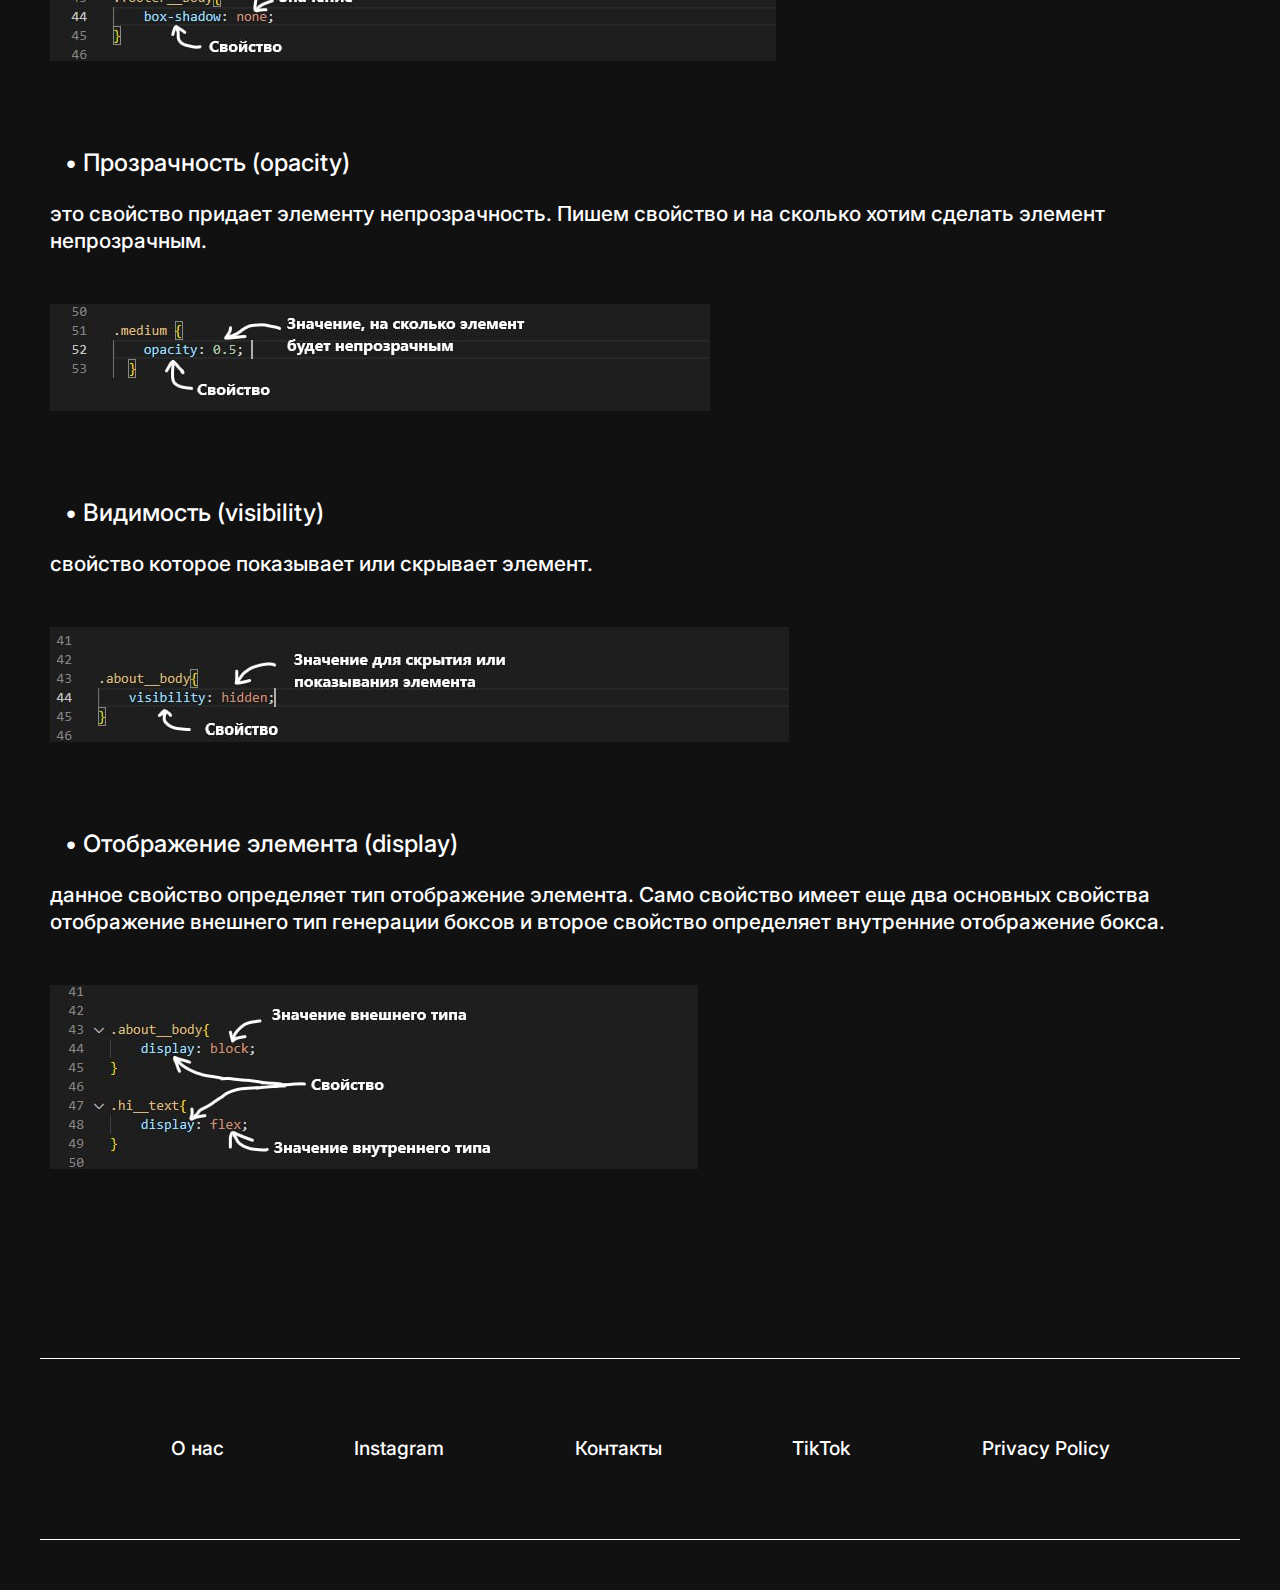
<file: lessonsCss/lessonCss3.html>
<!DOCTYPE html>
<html lang="en">

<head>
    <meta charset="UTF-8">
    <meta http-equiv="X-UA-Compatible" content="IE=edge">
    <meta name="viewport" content="width=device-width, initial-scale=1.0">
    <title>learn frontend</title>
    <link rel="stylesheet" href="../css/style.css">
</head>

<body>
    <div class="wrapper">
        <header class="header">
            <div class="container">
                <div class="header__row">
                    <div class="header__logo">
                        <a href="../index.html"><img src="../img/logo.png" alt=""></a>
                    </div>
                    <nav class="header__nav menu">
                        <div class="menu__body">
                            <div class="menu__list">
                                <a data-goto=".html" href="" class="menu__link">
                                    <div class="menu-other">
                                        О нас
                                    </div>
                                </a>
                                <a data-goto=".html" href="" class="menu__link">
                                    <div class="menu-other">
                                        Контакты
                                    </div>
                                </a>
                                <!--  -->
                                <a data-goto=".html" href="../contentHTML.html" class="menu__link">
                                    <span class="menu__course-link menu__html">
                                        HTML
                                    </span>
                                </a>
                                <a data-goto=".css" href="../contentCSS.html" class="menu__link">
                                    <span class="menu__course-link menu__css">
                                        CSS
                                    </span>
                                </a>
                                <a data-goto=".js" href="" class="menu__link">
                                    <span class="menu__course-link menu__js">
                                        JavaScript
                                    </span>
                                </a>
                            </div>
                        </div>
                        <button class="menu__icon icon-menu" type="button">
                            <span class="icon-menu__line"></span>
                        </button>
                    </nav>
                </div>
            </div>
        </header>
        <div class="return">
            <div class="container">
                <a href="../contentCSS.html" class="return__link">← Вернуться к содержанию </a>
            </div>
        </div>
        <div class="lesson">
            <div class="container">
                <div class="lesson__column">
                    <div class="lesson__title">
                        Уроки по <span class="CSS">CSS</span> -
                        <span class="lesson__title-theme">
                            Основные стили блоков
                        </span>
                    </div>
                    <div class="lesson__item">
                        <div class="lesson__item-title">
                            Граница (border)
                        </div>
                        <div class="lesson__item-text">
                            border это универсальное свойство, которое нужно для указания всех персональных свойств
                            границ за раз.
                        </div>
                        <div class="lesson__item-image">
                            <img src="../img/lessonsCssImg/3lessonCss/lessonCss_3_1.jpg" alt="">
                        </div>
                    </div>
                    <div class="lesson__item">
                        <div class="lesson__item-title">
                            Закругленность границ (border-radius)
                        </div>
                        <div class="lesson__item-text">
                            border-radius это свойство помогает сделать границы закругленными. <br>
                            Можно применить как и ко всем углам или можно закруглить каждый угол по разному
                        </div>
                        <div class="lesson__item-image">
                            <img src="../img/lessonsCssImg/3lessonCss/lessonCss_3_2.jpg" alt="">
                        </div>
                    </div>
                    <div class="lesson__item">
                        <div class="lesson__item-title">
                            Рамка (outline)
                        </div>
                        <div class="lesson__item-text">
                            в отличие от border, рамка outline не участвует в блочной модели css. Она не занимает места
                            и не меняет размер элемента. Поэтому его используют, когда хотят добавить рамку без
                            изменения других css параметров.
                        </div>
                        <div class="lesson__item-image">
                            <img src="../img/lessonsCssImg/3lessonCss/lessonCss_3_3.jpg" alt="">
                        </div>
                    </div>
                    <div class="lesson__item">
                        <div class="lesson__item-title">
                            Тень блока (box-shadow)
                        </div>
                        <div class="lesson__item-text">
                            свойство которое придает тень к элементу. Через запятую можно задать несколько теней.
                        </div>
                        <div class="lesson__item-image">
                            <img src="../img/lessonsCssImg/3lessonCss/lessonCss_3_4.jpg" alt="">
                        </div>
                    </div>
                    <div class="lesson__item">
                        <div class="lesson__item-title">
                            Прозрачность (opacity)
                        </div>
                        <div class="lesson__item-text">
                            это свойство придает элементу непрозрачность. Пишем свойство и на сколько хотим сделать
                            элемент непрозрачным.
                        </div>
                        <div class="lesson__item-image">
                            <img src="../img/lessonsCssImg/3lessonCss/lessonCss_3_5.jpg" alt="">
                        </div>
                    </div>
                    <div class="lesson__item">
                        <div class="lesson__item-title">
                            Видимость (visibility)
                        </div>
                        <div class="lesson__item-text">
                            свойство которое показывает или скрывает элемент.
                        </div>
                        <div class="lesson__item-image">
                            <img src="../img/lessonsCssImg/3lessonCss/lessonCss_3_6.jpg" alt="">
                        </div>
                    </div>
                    <div class="lesson__item">
                        <div class="lesson__item-title">
                            Отображение элемента (display)
                        </div>
                        <div class="lesson__item-text">
                            данное свойство определяет тип отображение элемента. Само свойство имеет еще два основных
                            свойства отображение внешнего тип генерации боксов и второе свойство определяет внутренние
                            отображение бокса.
                        </div>
                        <div class="lesson__item-image">
                            <img src="../img/lessonsCssImg/3lessonCss/lessonCss_3_7.jpg" alt="">
                        </div>
                    </div>
                </div>
            </div>
        </div>

        <footer class="footer">
            <div class="footer__container">
                <div class="footer__row">
                    <a href="" class="footer__link">О нас</a>
                    <a href="" class="footer__link">Instagram</a>
                    <a href="" class="footer__link">Контакты</a>
                    <a href="" class="footer__link">TikTok</a>
                    <a href="" class="footer__link">Privacy Policy</a>
                </div>
            </div>
        </footer>
    </div>
    </div>
    <script src="../js/homepage.js"></script>
</body>

</html>
</file>
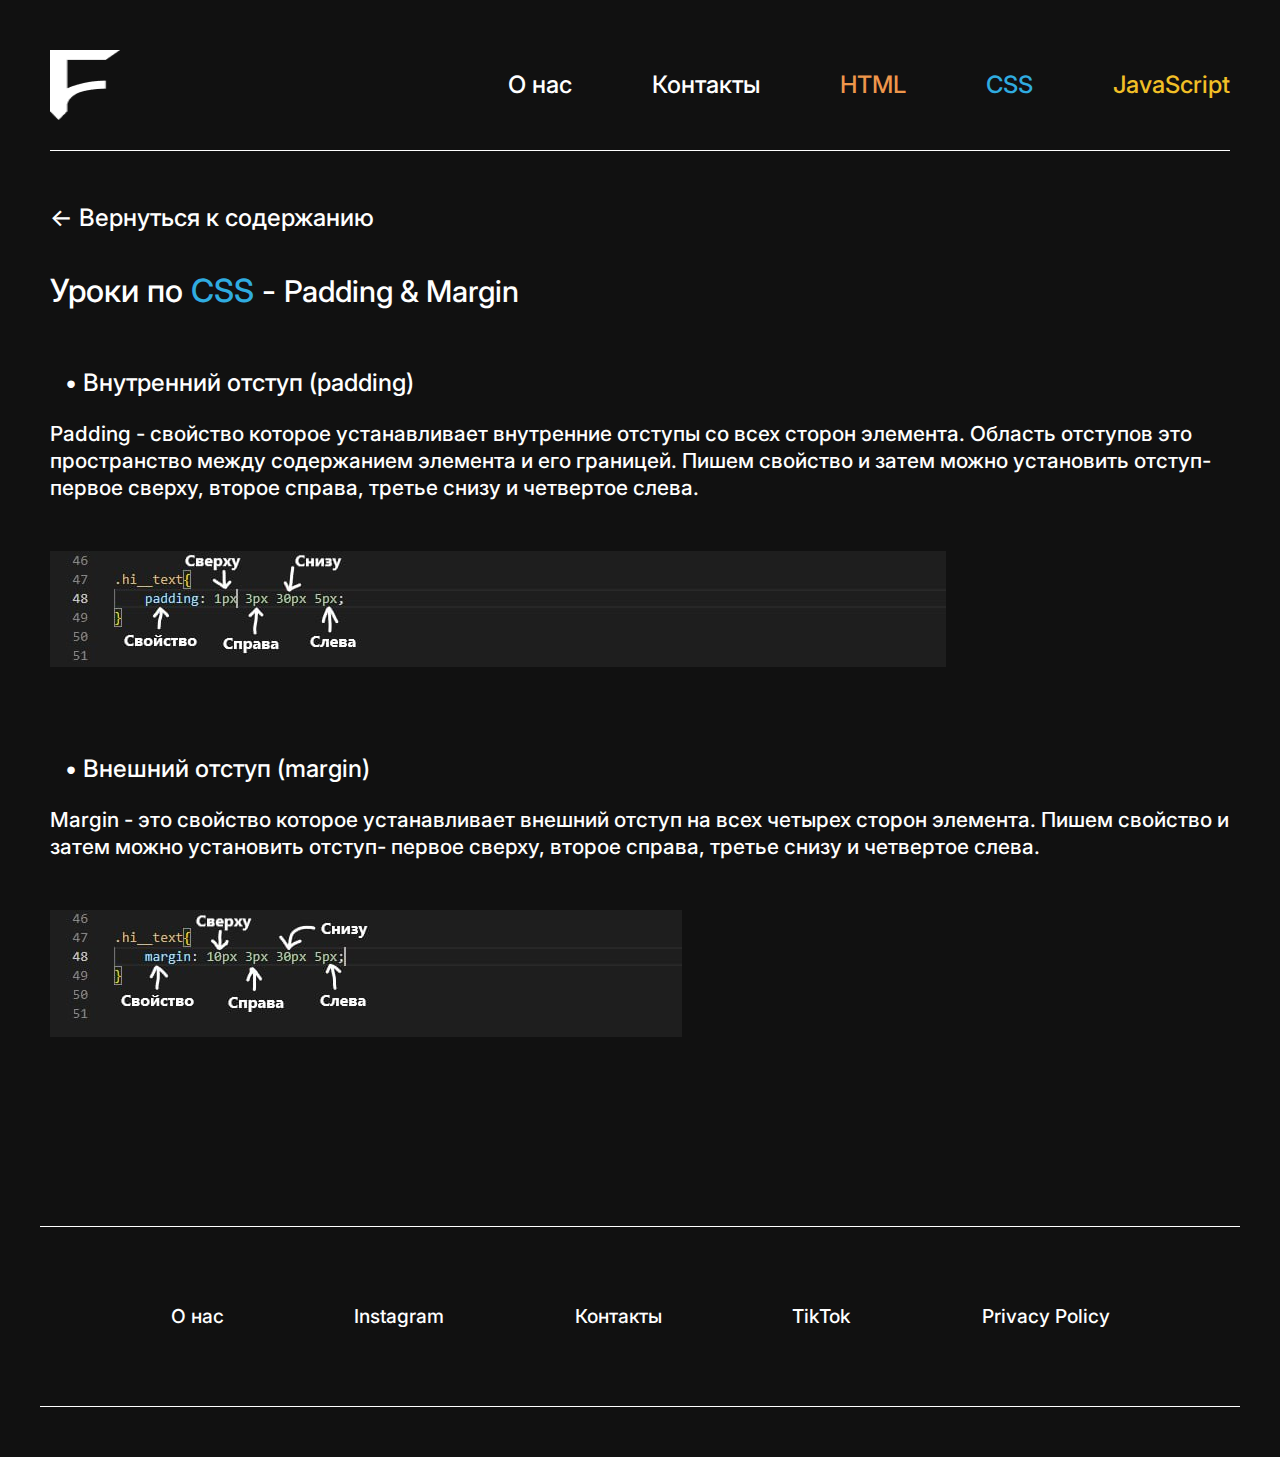
<file: lessonsCss/lessonCss4.html>
<!DOCTYPE html>
<html lang="en">

<head>
    <meta charset="UTF-8">
    <meta http-equiv="X-UA-Compatible" content="IE=edge">
    <meta name="viewport" content="width=device-width, initial-scale=1.0">
    <title>learn frontend</title>
    <link rel="stylesheet" href="../css/style.css">
</head>

<body>
    <div class="wrapper">
        <header class="header">
            <div class="container">
                <div class="header__row">
                    <div class="header__logo">
                        <a href="../index.html"><img src="../img/logo.png" alt=""></a>
                    </div>
                    <nav class="header__nav menu">
                        <div class="menu__body">
                            <div class="menu__list">
                                <a data-goto=".html" href="" class="menu__link">
                                    <div class="menu-other">
                                        О нас
                                    </div>
                                </a>
                                <a data-goto=".html" href="" class="menu__link">
                                    <div class="menu-other">
                                        Контакты
                                    </div>
                                </a>
                                <!--  -->
                                <a data-goto=".html" href="../contentHTML.html" class="menu__link">
                                    <span class="menu__course-link menu__html">
                                        HTML
                                    </span>
                                </a>
                                <a data-goto=".css" href="../contentCSS.html" class="menu__link">
                                    <span class="menu__course-link menu__css">
                                        CSS
                                    </span>
                                </a>
                                <a data-goto=".js" href="" class="menu__link">
                                    <span class="menu__course-link menu__js">
                                        JavaScript
                                    </span>
                                </a>
                            </div>
                        </div>
                        <button class="menu__icon icon-menu" type="button">
                            <span class="icon-menu__line"></span>
                        </button>
                    </nav>
                </div>
            </div>
        </header>
        <div class="return">
            <div class="container">
                <a href="../contentCSS.html" class="return__link">← Вернуться к содержанию </a>
            </div>
        </div>
        <div class="lesson">
            <div class="container">
                <div class="lesson__column">
                    <div class="lesson__title">
                        Уроки по <span class="CSS">CSS</span> -
                        <span class="lesson__title-theme">
                            Padding & Margin
                        </span>
                    </div>

                    <div class="lesson__item">
                        <div class="lesson__item-title">
                            Внутренний отступ (padding)
                        </div>
                        <div class="lesson__item-text">
                            Padding - свойство которое устанавливает внутренние отступы со всех сторон элемента. Область
                            отступов это пространство между содержанием элемента и его границей. Пишем свойство и затем
                            можно установить отступ- первое сверху, второе справа, третье снизу и четвертое слева.
                        </div>
                        <div class="lesson__item-image">
                            <img src="../img/lessonsCssImg/4lessonCss/lessonCss_4_1.jpg" alt="">
                        </div>
                    </div>

                    <div class="lesson__item">
                        <div class="lesson__item-title">
                            Внешний отступ (margin)
                        </div>
                        <div class="lesson__item-text">
                            Margin - это свойство которое устанавливает внешний отступ на всех четырех сторон элемента.
                            Пишем свойство и затем можно установить отступ- первое сверху, второе справа, третье снизу и
                            четвертое слева.
                        </div>
                        <div class="lesson__item-image">
                            <img src="../img/lessonsCssImg/4lessonCss/lessonCss_4_2.jpg" alt="">
                        </div>
                    </div>

                </div>
            </div>
        </div>

        <footer class="footer">
            <div class="footer__container">
                <div class="footer__row">
                    <a href="" class="footer__link">О нас</a>
                    <a href="" class="footer__link">Instagram</a>
                    <a href="" class="footer__link">Контакты</a>
                    <a href="" class="footer__link">TikTok</a>
                    <a href="" class="footer__link">Privacy Policy</a>
                </div>
            </div>
        </footer>
    </div>
    </div>
    <script src="../js/homepage.js"></script>
</body>

</html>
</file>
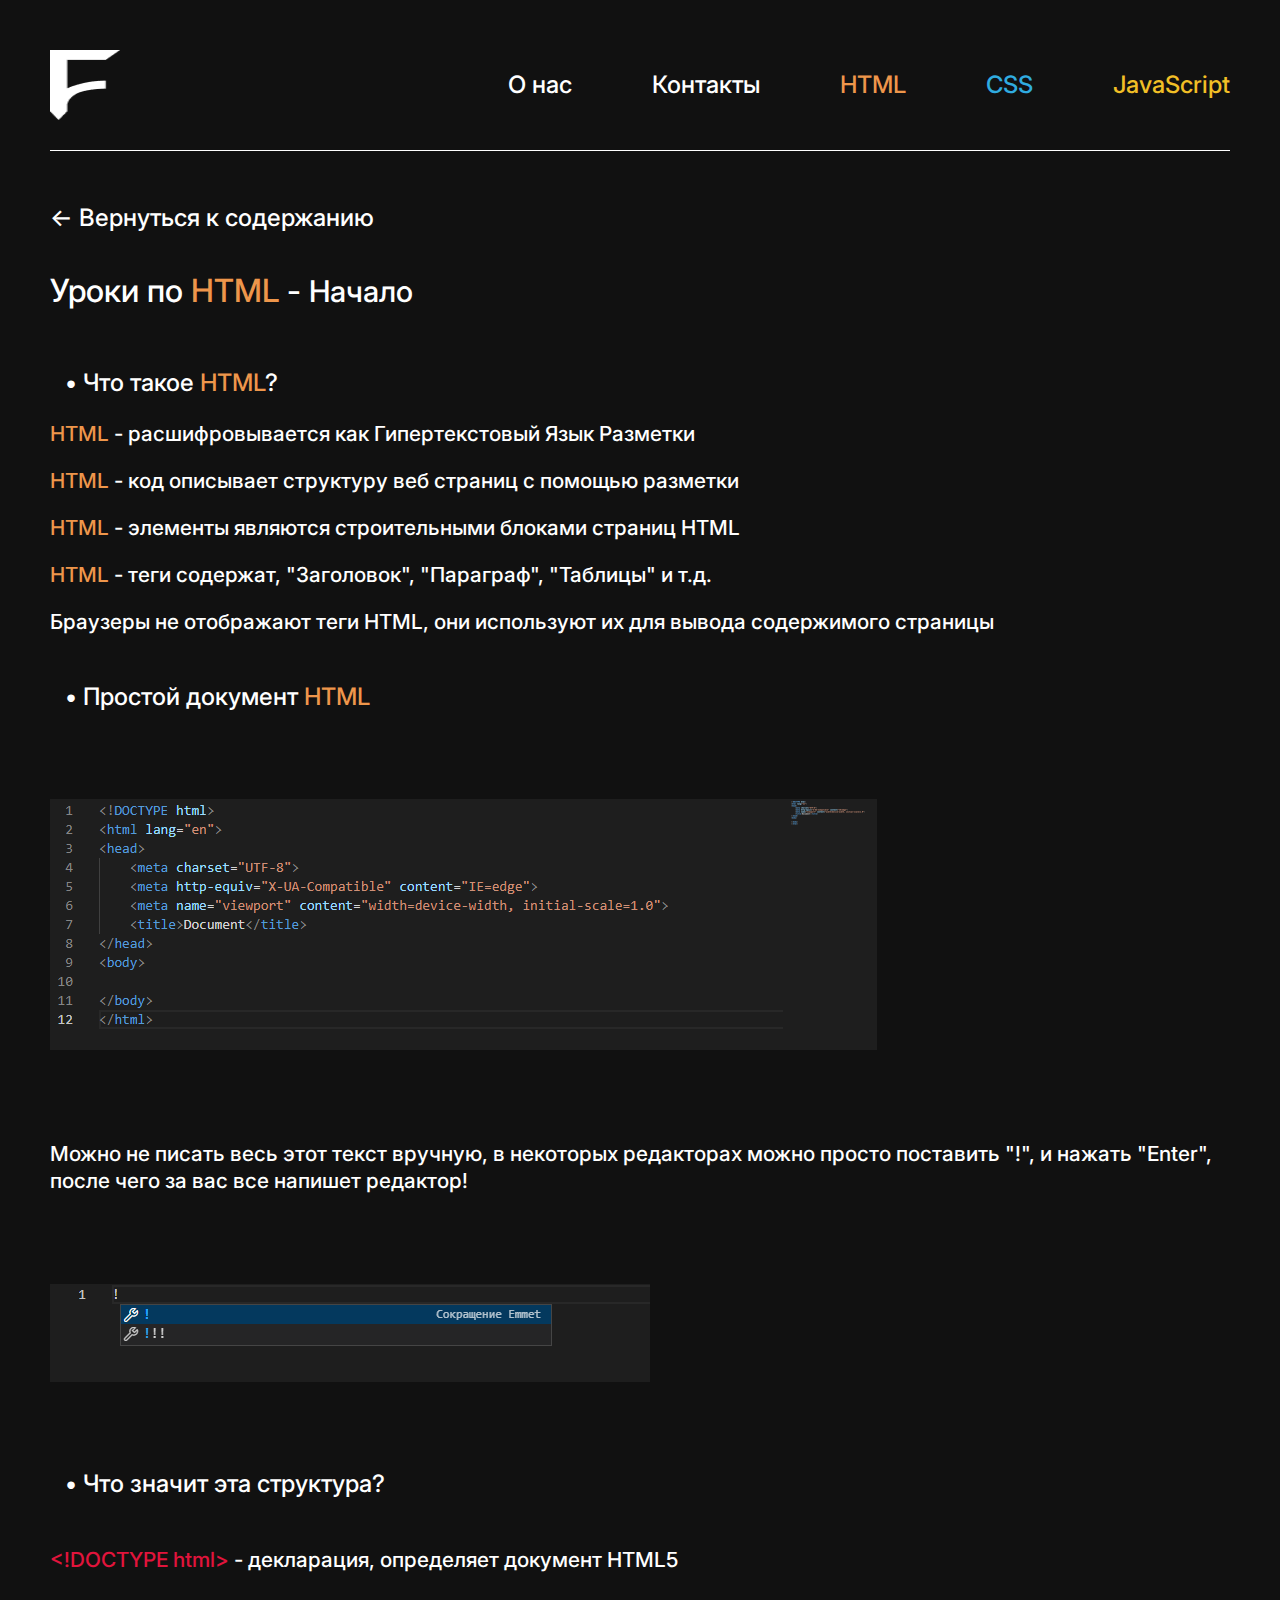
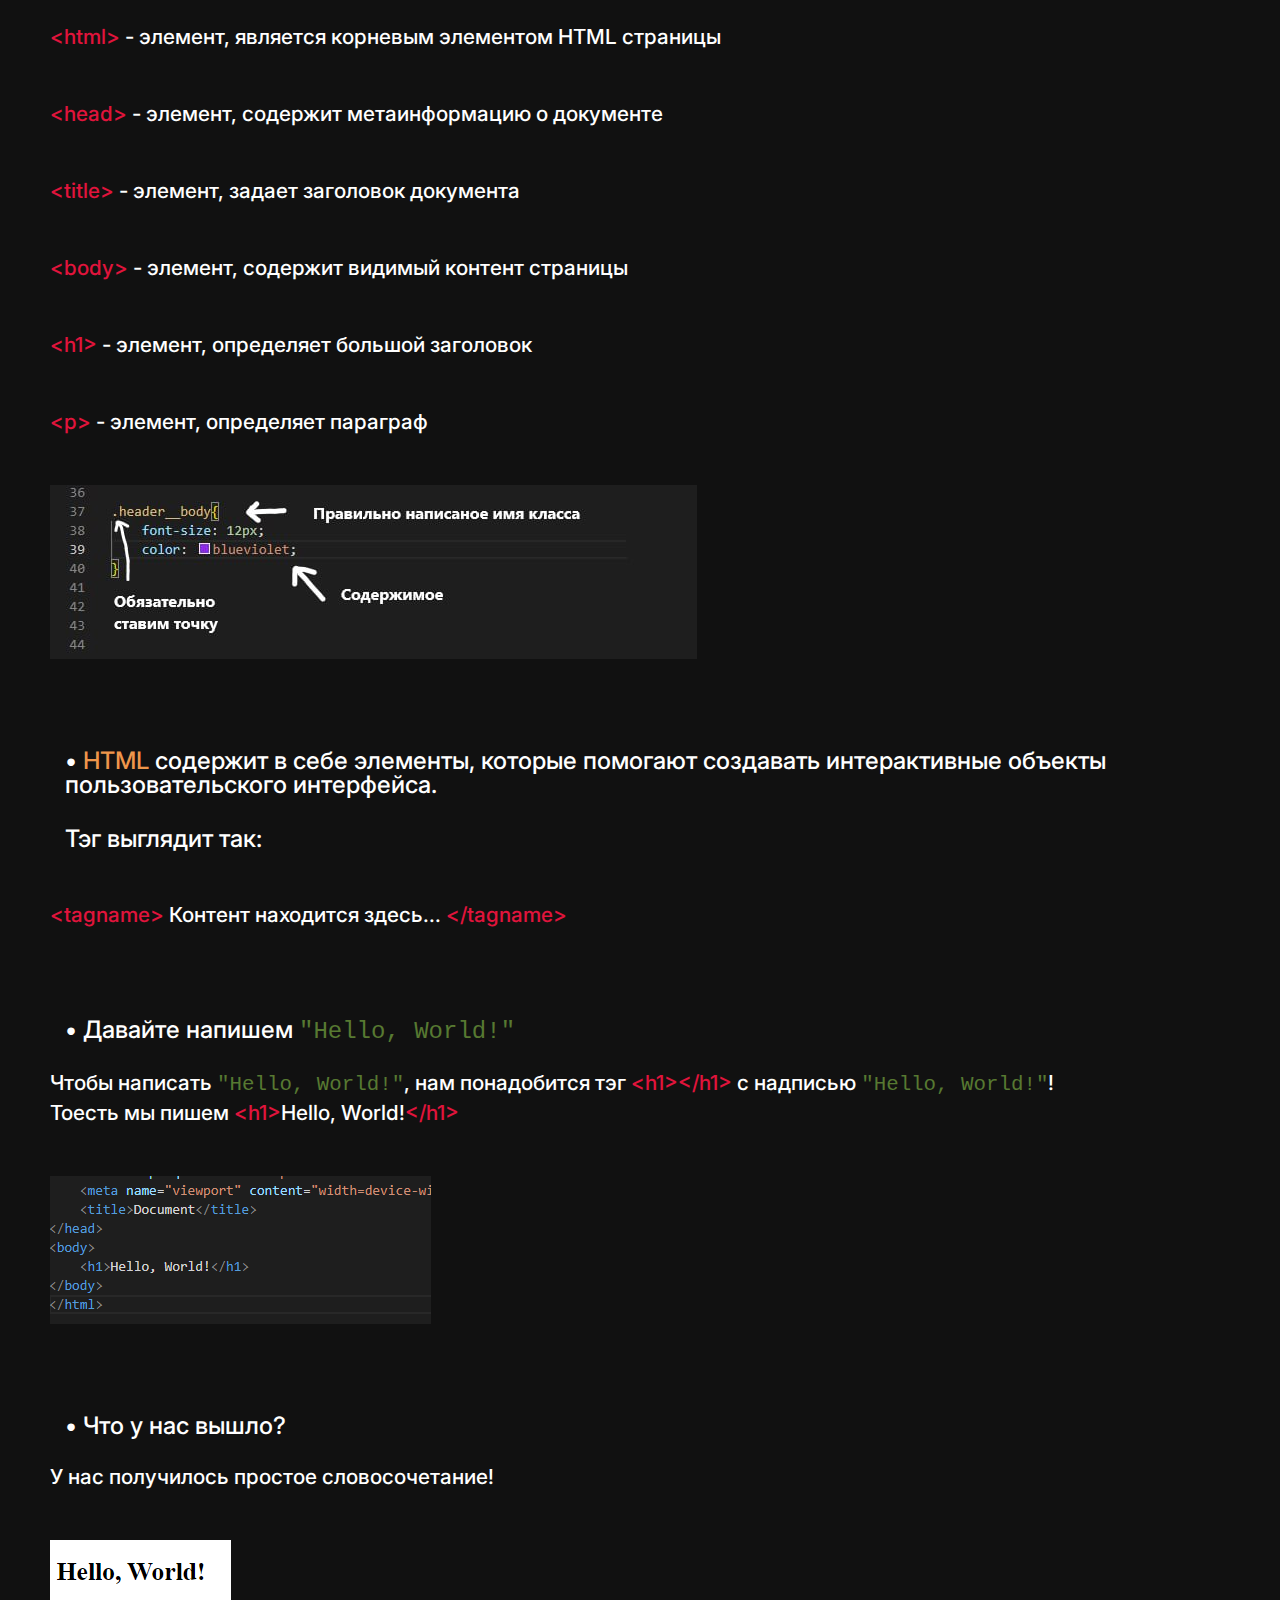
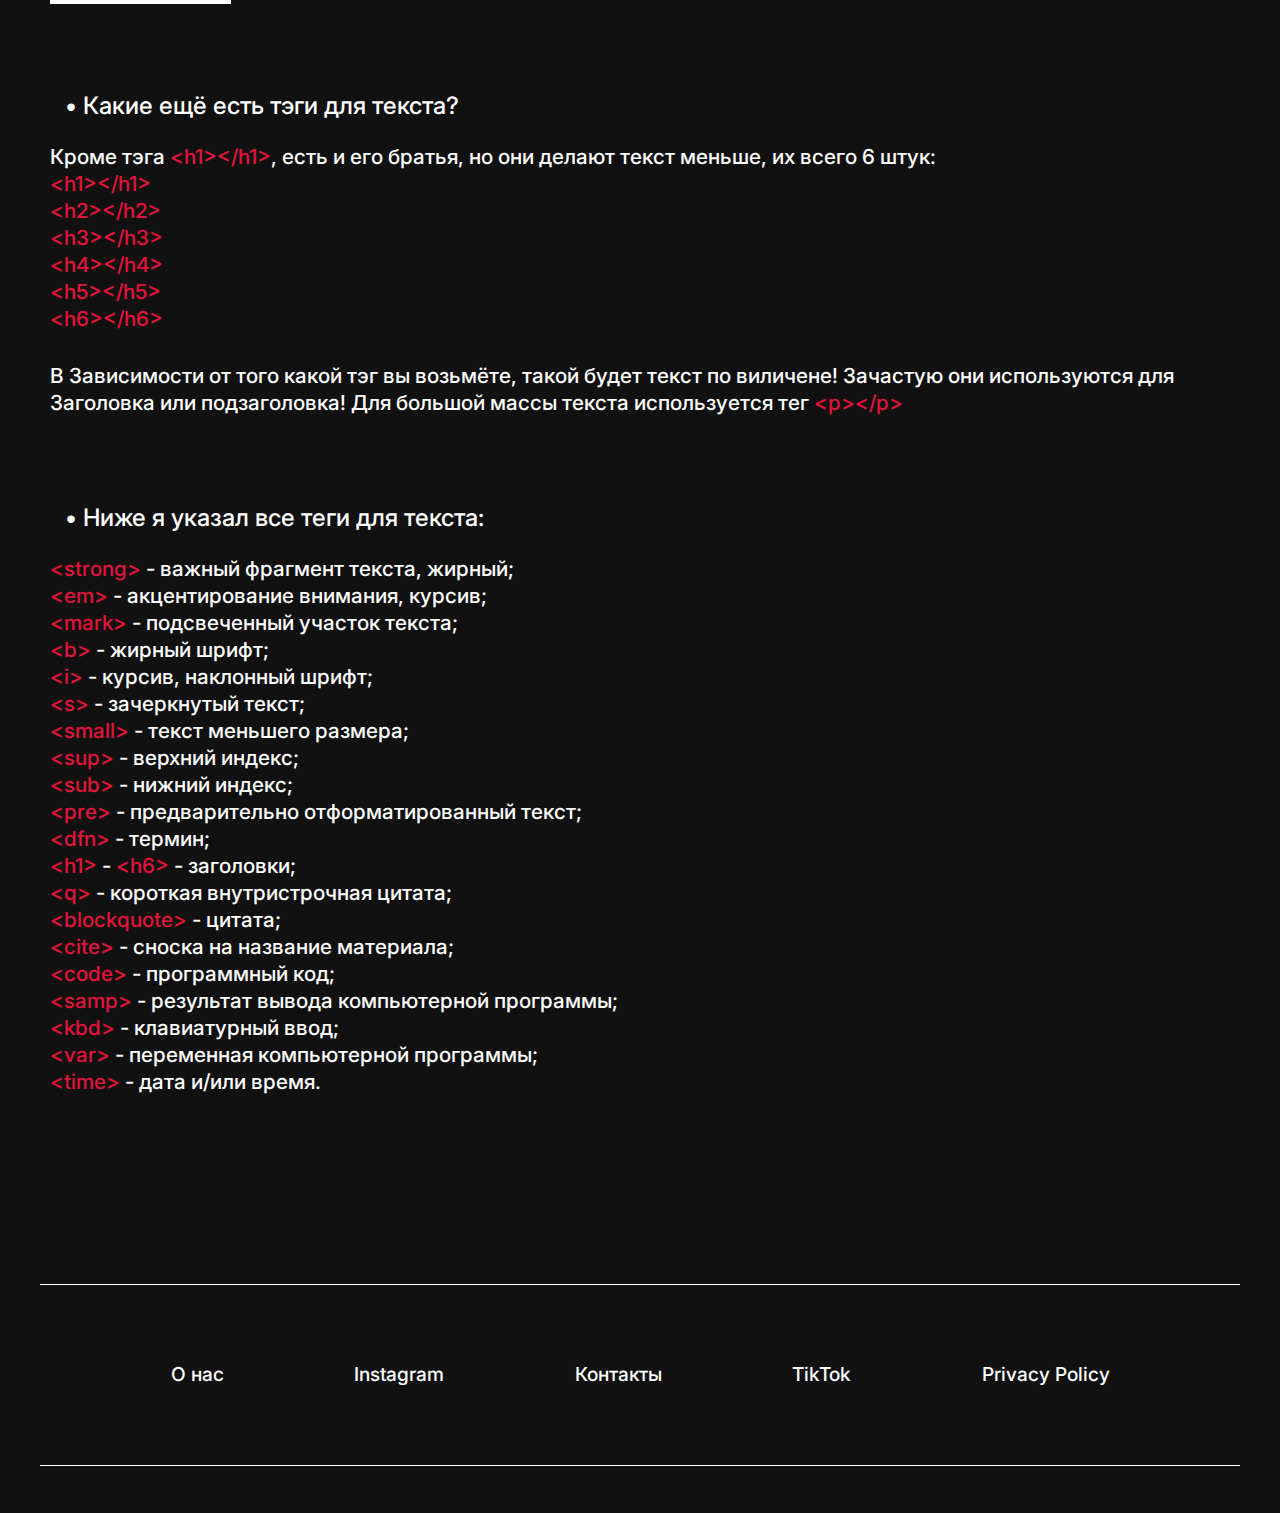
<file: lessonsHtml/lessonHtml1.html>
<!DOCTYPE html>
<html lang="en">

<head>
    <meta charset="UTF-8">
    <meta http-equiv="X-UA-Compatible" content="IE=edge">
    <meta name="viewport" content="width=device-width, initial-scale=1.0">
    <title>learn frontend</title>
    <link rel="stylesheet" href="../css/style.css">
</head>

<body>
    <div class="wrapper">
        <header class="header">
            <div class="container">
                <div class="header__row">
                    <div class="header__logo">
                        <a href="../index.html"><img src="../img/logo.png" alt=""></a>
                    </div>
                    <nav class="header__nav menu">
                        <div class="menu__body">
                            <div class="menu__list">
                                <a data-goto=".html" href="" class="menu__link">
                                    <div class="menu-other">
                                        О нас
                                    </div>
                                </a>
                                <a data-goto=".html" href="" class="menu__link">
                                    <div class="menu-other">
                                        Контакты
                                    </div>
                                </a>
                                <!--  -->
                                <a data-goto=".html" href="../contentHTML.html" class="menu__link">
                                    <span class="menu__course-link menu__html">
                                        HTML
                                    </span>
                                </a>
                                <a data-goto=".css" href="../contentCSS.html" class="menu__link">
                                    <span class="menu__course-link menu__css">
                                        CSS
                                    </span>
                                </a>
                                <a data-goto=".js" href="" class="menu__link">
                                    <span class="menu__course-link menu__js">
                                        JavaScript
                                    </span>
                                </a>
                            </div>
                        </div>
                        <button class="menu__icon icon-menu" type="button">
                            <span class="icon-menu__line"></span>
                        </button>
                    </nav>
                </div>
            </div>
        </header>
        <div class="return">
            <div class="container">
                <a href="../contentHTML.html" class="return__link">← Вернуться к содержанию </a>
            </div>
        </div>
        <div class="lesson">
            <div class="container">
                <div class="lesson__column">
                    <div class="lesson__title">
                        Уроки по <span class="HTML">HTML</span> -
                        <span class="lesson__title-theme">
                            Начало
                        </span>
                    </div>
                    <div class="lesson__item">
                        <div class="lesson__item-title">
                            Что такое <span class="HTML">HTML</span>?
                        </div>
                        <div class="lesson__item-text">
                            <p> <p class="mar-bot"><span class="HTML">HTML</span> - расшифровывается как Гипертекстовый Язык Разметки</p>
                                <p class="mar-bot"><span class="HTML">HTML</span> - код описывает структуру веб страниц с помощью разметки</p>
                                <p class="mar-bot"><span class="HTML">HTML</span> - элементы являются строительными блоками страниц HTML</p>
                                <p class="mar-bot"><span class="HTML">HTML</span> - теги содержат, "Заголовок", "Параграф", "Таблицы" и т.д.</p>
                                <p class="mar-bot">Браузеры не отображают теги HTML, они используют их для вывода
                                    содержимого страницы</p></p>
                        </div>
                    <div class="lesson__item">
                        <div class="lesson__item-title">
                            Простой документ <span class="HTML">HTML</span>
                        </div>
                    </div>
                        <div class="lesson__item-image">
                            <img src="../img/lessonsHtmlImg/HtmlStruktura.png" alt="">
                        </div>
                        <div class="lesson__item mar">
                            <div class="lesson__item-text">
                                Можно не писать весь этот текст вручную, 
                                в некоторых редакторах можно просто поставить "!", и нажать "Enter", 
                                после чего за вас все напишет редактор!
                            </div>
                        </div>
                        <div class="lesson__item-image">
                            <img src="../img/lessonsHtmlImg/HowWriteStruktur.png" alt="">
                        </div>
                    </div>
                    <div class="lesson__item">
                        <div class="lesson__item-title">
                            Что значит эта структура?
                        </div>
                        <div class="what-is-it">
                            <p class="what-is-it"><span class="what-is-it-text"><</span><span class="what-is-it-text">!DOCTYPE html</span><span class="what-is-it-text">></span> - декларация, определяет документ HTML5</p>
                            <p class="what-is-it"><span class="what-is-it-text"><</span><span class="what-is-it-text">html</span><span class="what-is-it-text">></span> - элемент, является корневым элементом HTML страницы</p>
                            <p class="what-is-it"><span class="what-is-it-text"><</span><span class="what-is-it-text">head</span><span class="what-is-it-text">></span> - элемент, содержит метаинформацию о документе</p>
                            <p class="what-is-it"><span class="what-is-it-text"><</span><span class="what-is-it-text">title</span><span class="what-is-it-text">></span> - элемент, задает заголовок документа</p>
                            <p class="what-is-it"><span class="what-is-it-text"><</span><span class="what-is-it-text">body</span><span class="what-is-it-text">></span> - элемент, содержит видимый контент страницы</p>
                            <p class="what-is-it"><span class="what-is-it-text"><</span><span class="what-is-it-text">h1</span><span class="what-is-it-text">></span> - элемент, определяет большой заголовок</p>
                            <p class="what-is-it"><span class="what-is-it-text"><</span><span class="what-is-it-text">p</span><span class="what-is-it-text">></span> - элемент, определяет параграф</p>
                        </div>
                        <div class="lesson__item-image">
                            <img src="../img/lessonsCssImg/1lessonCss/lessonCss_1_2.jpg" alt="">
                        </div>
                    </div>
                    <div class="lesson__item">
                        <div class="lesson__item-title">
                            <span class="HTML">HTML</span> содержит в себе элементы, которые помогают создавать интерактивные объекты пользовательского интерфейса.
                            <p class="text-lesson-title">Тэг выглядит так:</p>
                        </div>
                        <div class="lesson__item-text">
                            <p class="what-is-it"><span class="what-is-it-text"><</span><span class="what-is-it-text">tagname</span><span class="what-is-it-text">></span> Контент находится здесь... <span class="what-is-it-text"><</span><span class="what-is-it-text">/tagname</span><span class="what-is-it-text">></span></p>                     
                        </div>
                    </div>
                    <div class="lesson__item">
                        <div class="lesson__item-title">
                            Давайте напишем <code><span class="hello-world">"Hello, World!"</span></code>
                        </div>
                        <div class="lesson__item-text">
                            Чтобы написать <code><span class="hello-world">"Hello, World!"</span></code>, нам понадобится тэг <span class="what-is-it-text"><</span><span class="what-is-it-text">h1</span><span class="what-is-it-text">></span><span class="what-is-it-text"><</span><span class="what-is-it-text">/h1</span><span class="what-is-it-text">></span> с надписью <code><span class="hello-world">"Hello, World!"</span></code>! <br>
                            Тоесть мы пишем <span class="what-is-it-text"><</span><span class="what-is-it-text">h1</span><span class="what-is-it-text">></span>Hello, World!<span class="what-is-it-text"><</span><span class="what-is-it-text">/h1</span><span class="what-is-it-text">></span>
                         

                        </div>
                        <div class="lesson__item-image">
                            <img src="../img/lessonsHtmlImg/h1Hello.png" alt="">
                        </div>
                    </div>
                    <div class="lesson__item">
                        <div class="lesson__item-title">
                            Что у нас вышло?
                        </div>
                        <div class="lesson__item-text">
                            У нас получилось простое словосочетание!
                        </div>
                        <div class="lesson__item-image">
                            <img src="../img/lessonsHtmlImg/HelloWorld.png" alt="">
                        </div>
                    </div>
                    <div class="lesson__item">
                        <div class="lesson__item-title">
                            Какие ещё есть тэги для текста?
                        </div>
                        <div class="lesson__item-text">
                            Кроме тэга <span class="what-is-it-text"><</span><span class="what-is-it-text">h1</span><span class="what-is-it-text">></span><span class="what-is-it-text"><</span><span class="what-is-it-text">/h1</span><span class="what-is-it-text">></span>, есть и его братья, 
                            но они делают текст меньше, их всего 6 штук: <br>
                            <span class="what-is-it-text"><</span><span class="what-is-it-text">h1</span><span class="what-is-it-text">></span><span class="what-is-it-text"><</span><span class="what-is-it-text">/h1</span><span class="what-is-it-text">></span> <br>
                            <span class="what-is-it-text"><</span><span class="what-is-it-text">h2</span><span class="what-is-it-text">></span><span class="what-is-it-text"><</span><span class="what-is-it-text">/h2</span><span class="what-is-it-text">></span> <br>
                            <span class="what-is-it-text"><</span><span class="what-is-it-text">h3</span><span class="what-is-it-text">></span><span class="what-is-it-text"><</span><span class="what-is-it-text">/h3</span><span class="what-is-it-text">></span> <br>
                            <span class="what-is-it-text"><</span><span class="what-is-it-text">h4</span><span class="what-is-it-text">></span><span class="what-is-it-text"><</span><span class="what-is-it-text">/h4</span><span class="what-is-it-text">></span> <br>
                            <span class="what-is-it-text"><</span><span class="what-is-it-text">h5</span><span class="what-is-it-text">></span><span class="what-is-it-text"><</span><span class="what-is-it-text">/h5</span><span class="what-is-it-text">></span> <br>
                            <span class="what-is-it-text"><</span><span class="what-is-it-text">h6</span><span class="what-is-it-text">></span><span class="what-is-it-text"><</span><span class="what-is-it-text">/h6</span><span class="what-is-it-text">></span> <br>
                            <p class="text-lesson-title">
                                В Зависимости от того какой тэг вы возьмёте, такой будет текст по виличене!
                            Зачастую они используются для Заголовка или подзаголовка!
                            Для большой массы текста используется тег <span class="what-is-it-text"><</span><span class="what-is-it-text">p</span><span class="what-is-it-text">></span><span class="what-is-it-text"><</span><span class="what-is-it-text">/p</span><span class="what-is-it-text">></span> <br>
                            </p>
                        </div>
                    </div>
                    <div class="lesson__item">
                        <div class="lesson__item-title">
                            Ниже я указал все теги для текста:
                        </div>
                        <div class="lesson__item-text">
                            <span class="what-is-it-text"><</span><span class="what-is-it-text">strong</span><span class="what-is-it-text">></span> - важный фрагмент текста, жирный; <br>
                            <span class="what-is-it-text"><</span><span class="what-is-it-text">em</span><span class="what-is-it-text">></span> - акцентирование внимания, курсив; <br>
                            <span class="what-is-it-text"><</span><span class="what-is-it-text">mark</span><span class="what-is-it-text">></span> - подсвеченный участок текста; <br>
                            <span class="what-is-it-text"><</span><span class="what-is-it-text">b</span><span class="what-is-it-text">></span> - жирный шрифт; <br>
                            <span class="what-is-it-text"><</span><span class="what-is-it-text">i</span><span class="what-is-it-text">></span> - курсив, наклонный шрифт; <br>
                            <span class="what-is-it-text"><</span><span class="what-is-it-text">s</span><span class="what-is-it-text">></span> - зачеркнутый текст; <br>
                            <span class="what-is-it-text"><</span><span class="what-is-it-text">small</span><span class="what-is-it-text">></span> - текст меньшего размера; <br>
                            <span class="what-is-it-text"><</span><span class="what-is-it-text">sup</span><span class="what-is-it-text">></span> - верхний индекс; <br>
                            <span class="what-is-it-text"><</span><span class="what-is-it-text">sub</span><span class="what-is-it-text">></span> - нижний индекс; <br>
                            <span class="what-is-it-text"><</span><span class="what-is-it-text">pre</span><span class="what-is-it-text">></span> - предварительно отформатированный текст; <br>
                            <span class="what-is-it-text"><</span><span class="what-is-it-text">dfn</span><span class="what-is-it-text">></span> - термин; <br>
                            <span class="what-is-it-text"><</span><span class="what-is-it-text">h1</span><span class="what-is-it-text">></span> - <span class="what-is-it-text"><</span><span class="what-is-it-text">h6</span><span class="what-is-it-text">></span> - заголовки; <br>
                            <span class="what-is-it-text"><</span><span class="what-is-it-text">q</span><span class="what-is-it-text">></span> - короткая внутристрочная цитата; <br>
                            <span class="what-is-it-text"><</span><span class="what-is-it-text">blockquote</span><span class="what-is-it-text">></span> - цитата; <br>
                            <span class="what-is-it-text"><</span><span class="what-is-it-text">cite</span><span class="what-is-it-text">></span> - сноска на название материала; <br>
                            <span class="what-is-it-text"><</span><span class="what-is-it-text">code</span><span class="what-is-it-text">></span> - программный код; <br>
                            <span class="what-is-it-text"><</span><span class="what-is-it-text">samp</span><span class="what-is-it-text">></span> - результат вывода компьютерной программы; <br>
                            <span class="what-is-it-text"><</span><span class="what-is-it-text">kbd</span><span class="what-is-it-text">></span> - клавиатурный ввод; <br>
                            <span class="what-is-it-text"><</span><span class="what-is-it-text">var</span><span class="what-is-it-text">></span> - переменная компьютерной программы; <br>
                            <span class="what-is-it-text"><</span><span class="what-is-it-text">time</span><span class="what-is-it-text">></span> - дата и/или время. <br>
                        </div>
                    </div>
                </div>
            </div>
        </div>
        <footer class="footer">
            <div class="footer__container">
                <div class="footer__row">
                    <a href="" class="footer__link">О нас</a>
                    <a href="" class="footer__link">Instagram</a>
                    <a href="" class="footer__link">Контакты</a>
                    <a href="" class="footer__link">TikTok</a>
                    <a href="" class="footer__link">Privacy Policy</a>
                </div>
            </div>
        </footer>
    </div>
    </div>
    <script src="../js/homepage.js"></script>
</body>

</html>
</file>
<file: css/style.css>
@import url(https://fonts.googleapis.com/css?family=Mukta+Malar:200,300,regular,500,600,700,800);
@import url(https://fonts.googleapis.com/css?family=Inter:100,200,300,regular,500,600,700,800,900);

* {
    padding: 0;
    margin: 0;
    border: 0;
}

*,
*:before,
*:after {
    -moz-box-sizing: border-box;
    -webkit-box-sizing: border-box;
    box-sizing: border-box;
}

:focus,
:active {
    outline: none;
}

a:focus,
a:active {
    outline: none;
}

nav,
footer,
header,
aside {
    display: block;
}

html,
body {
    height: 100%;
    width: 100%;
    font-size: 100%;
    line-height: 1;
    font-size: 16px;
    -ms-text-size-adjust: 100%;
    -moz-text-size-adjust: 100%;
    -webkit-text-size-adjust: 100%;
}

input,
button,
textarea {
    font-family: inherit;
}

input::-ms-clear {
    display: none;
}

button {
    cursor: pointer;
}

button::-moz-focus-inner {
    padding: 0;
    border: 0;
}

a,
a:visited {
    text-decoration: none;
}

a:hover {
    text-decoration: none;
}

ul li {
    list-style: none;
}

img {
    vertical-align: top;
}

h1,
h2,
h3,
h4,
h5,
h6 {
    font-size: inherit;
    font-weight: 400;
}

/* -------------- */
body {
    font-family: 'Inter';
    font-weight: 500;
}

.menu-open body {
    overflow: hidden;
}

.wrapper {
    display: flex;
    flex-direction: column;
    min-height: 100%;
    background-color: #111111;
    overflow: hidden;
}

.container {
    max-width: 1200px;
    margin: 0 auto;
    padding: 0 10px;
}

/* -------Header-------- */

.header {
    margin-top: 40px;
    padding: 10px 0;
    font-size: 1.5rem;
}



.header__row {
    width: 100%;
    display: flex;
    justify-content: space-between;
    align-items: center;
    padding-bottom: 30px;
    border-bottom: 1px solid #ffff;
}

.header__logo {
    position: relative;
    z-index: 5;
}

.header__logo img {
    max-width: 100%;
    height: 70px;
    width: 70px;
}

.header__nav a {
    color: #000;
    transition: 500ms;
}

.header__nav a:hover {
    scale: 1.1;
}



.menu__list {
    display: flex;
    align-items: center;
    column-gap: 5rem;
    row-gap: 5px;
    flex-wrap: wrap;
}

/* --- Not used --- */
/* .header__nav {} */
/* .menu__body {} */
/* .menu__icon {} */
/* .icon-menu__line {} */

.icon-menu {
    display: none;
}




@media(max-width:859px) {
    .menu__body {
        position: fixed;
        width: 100%;
        height: 100%;
        top: 0;
        left: -100%;
        transition: left 300ms;
        background-color: #282A35;
        padding: 10rem 1rem 1.25rem 1rem;
        overflow: auto;
    }

    .menu-open .menu__body {
        left: 0;
    }

    .menu__list {
        flex-direction: column;
        gap: 3rem;
    }

    .menu__link {
        font-size: 2rem;
    }

    .icon-menu {
        display: block;
        position: relative;
        z-index: 15;
        width: 2.5rem;
        height: 2rem;
        background-color: rgba(0, 0, 0, 0);
    }

    .icon-menu__line,
    .icon-menu::before,
    .icon-menu::after {
        content: '';
        position: absolute;
        background-color: #fff;
        height: 0.125rem;
        width: 100%;
        left: 0;
        transition: all 300ms;
    }

    .icon-menu::before {
        top: 0;
    }

    .icon-menu::after {
        bottom: 0;
    }

    .icon-menu__line {
        top: calc(50% - 0.0625rem);
    }

    .menu-open .icon-menu::before {
        top: calc(50% - 0.0625rem);
        transform: rotate(-45deg);
    }

    .menu-open .icon-menu::after {
        bottom: calc(50% - 0.0625rem);
        transform: rotate(45deg);
    }

    .menu-open .icon-menu__line {
        left: 50%;
        width: 0;
    }

}

.menu-other {
    color: #ffff;
    transition: 500ms;
}

.menu-other:hover {
    scale: 1.1;
    border-bottom: 3px solid #CDAA7D;
}

.menu__html {
    color: #EE964B;
}

.menu__css {
    color: #30ACE0;
}

.menu__js {
    color: #F1BF26;
}


.menu__course-link:hover {
    padding-bottom: 2px;
    border-bottom: 3px solid #CDAA7D;
}

.active-link {
    padding-bottom: 2px;
    border-bottom: 3px solid #fff;
}

.active-link:hover {
    border: none;
    text-decoration: none;
}

/* -----------home page------------ */

.learn__container {
    max-width: 550px;
    margin: 0 auto;
}

.learn {
    padding: 46px 0;
}

.learn__column {
    display: flex;
    flex-direction: column;
    align-items: center;
}

.learn__title {
    color: #ffff;
    font-size: 2.5rem;
    font-weight: 600;
    margin-bottom: 15px;
    text-align: center;
}

.learn__subtitle {
    color: #CDAA7D;
    margin-bottom: 20px;
    font-size: 1.175rem;
    text-align: center;
}

.learn__button {
    background-color: #CDAA7D;
    color: #ffff;
    padding: 10px 20px;
    border-radius: 20px;
    font-weight: 600;
    font-size: 1.175rem;
    transition: 500ms;
}

.learn__button:hover {
    background-color: #fff;
    color: #000;
}

@media(max-width:400px) {
    .learn__title {
        font-size: 1.5rem;
    }

    .learn__subtitle {
        font-size: 1rem;
    }

    .learn__button {
        padding: 5px 10px;
        border-radius: 20px;
        font-weight: 600;
        font-size: 1rem;
        transition: 500ms;
    }
}


.courses {
    padding: 74px 30px;
    flex: 1 1 auto;
}

.courses__row {
    display: flex;
    justify-content: space-between;
}

.courses__item {
    border-radius: 10px;
    flex: 0 0 30%;
    display: flex;
    flex-direction: column;
    align-items: center;
    background-color: #fff;
    padding: 0 0 40px 0;
    transition: 300ms;
}

.courses__item:hover {
    scale: 1.1;
    box-shadow: 1px 1px 20px #fff;
}

.courses__item-image {
    border-top-left-radius: 10px;
    border-top-right-radius: 10px;
    background-color: #EDF0F5;
    width: 100%;
    text-align: center;
    padding: 15px 0;
    height: 300px;
}

.courses__item-image img {
    max-width: 100%;
}


.courses__item-body {
    width: 100%;
    height: 200px;
    padding: 0 15px;
}

.courses__item-title {
    font-size: 2rem;
    font-weight: 700;
    margin: 15px 0 20px 0;
}

.courses__item-text {
    font-size: 1.25rem;
    font-weight: 500;
    margin-bottom: 80px;
}

.courses__item-button {
    padding: 10px 20px;
    border-radius: 20px;
    font-weight: 600;
    font-size: 1.175rem;
    transition: 500ms;
    background-color: #282A35;
    color: #fff;
    margin: 0 0 0 15px;
}

.courses__item-link {
    align-self: start;
}

.courses__item-button a {
    color: #fff;
}

.courses__item-button:hover {
    background-color: gray;
}

@media (max-width:915px) {
    .courses__row {
        flex-direction: column;
    }

    .courses__item {
        margin-bottom: 30px;
    }
}

/* ----------------Content main part---------------- */

.Front-banner {
    background-color: #111111;
    padding: 46px 0;
}

.front-title {
    text-align: center;
    color: #ffff;
    font-size: 2.9rem;
    font-weight: 600;
    margin-bottom: 40px;
}

.front-sub-title {
    color: #ffff;
    font-size: 1.7rem;
    font-weight: 500;
    margin-bottom: 20px;
    padding: 0 20px;
}


.front-sub-text {
    color: #ffff;
    font-size: 1.25rem;
    font-weight: 500;
    margin-bottom: 20px;
    line-height: 1.5;
    padding: 0 20px;
}

.HTML {
    color: #EE964B;
}

.CSS {
    color: #30ACE0;
}

.JS {
    color: #F1BF26;
}

.Themes {
    padding: 46px;
    background-color: #111111;
}

.Themes-title-text {
    font-size: 2.5rem;
    font-weight: 500;
    width: fit-content;
    color: #ffff;
}

@media (max-width:350px) {
    .Themes-title-text {
        font-size: 2rem;
    }

    .front-title {
        font-size: 2rem;
    }
}

/* ----Line---- */
.Themes-hr {
    background-color: #ffff;
    height: 3px;
    width: 40%;
    margin: 46px 0;
}

@media(max-width:500px) {
    .front-title {
        font-size: 2.5rem;
    }

    .Themes-hr {
        width: 60%;
    }
}

@media (max-width:280px) {
    .Themes-title-text {
        font-size: 1.5rem;
    }

    .front-title {
        font-size: 1.5rem;
    }

    .Themes-hr {
        width: 100%;
    }
}


.Themes-title-sub {
    font-size: 2rem;
    font-weight: 400;
    width: fit-content;
    margin-bottom: 60px;
    color: #ffff;

}

.themes-content-side {
    display: flex;
    flex-direction: row;
    margin-top: 26px;
}

@media (max-width: 650px) {
    .themes-content-side {
        flex-direction: column;
    }
}

.themes-left,
.themes-right {
    flex: 0 1 50%;
}

.themes-ul {
    margin-left: 20px;
}

.themes-li {
    display: flex;
    flex-direction: column;
}

.link {
    height: fit-content;
    width: fit-content;
    color: #ffff;
    font-size: 1.25rem;
    font-weight: 500;
    margin-bottom: 30px;
}

.link-more {
    margin-left: 80px;
    display: flex;
    flex-direction: column;
}

.link:hover {
    color: #CDAA7D;
    text-decoration: underline;
}


.css-link {
    margin-left: 20px;
    font-size: 2rem;
    font-weight: 600;
    color: #ffff;
    transition: 500ms;
    padding: 5px 0;
}

.css-link:hover {
    border-bottom: 3px solid #CDAA7D;
    color: #CDAA7D;
}

.btn-css {
    background-color: #111111;
    position: absolute;
    bottom: -150px;
}

/* ------------------Dropdown button-------------- */

.dropbtn {
    border: none;
}

.dropdown {
    margin-bottom: 30px;
    position: relative;
    display: inline-block;
    width: fit-content;
}

.dropdown-content {
    display: none;
}

.dropdown-content.__active {
    display: block;
    width: 300px;
    position: absolute;
    background-color: #111111;
    width: fit-content;
    box-shadow: 0px 6px 12px 0px #CDAA7D;
    z-index: 1;
}

.dropdown-content a {
    color: #ffff;
    margin: 20px 20px;
    text-decoration: none;
    display: block;
}

.dropdown-content a:hover {
    box-shadow: 3px 5px 5px 0px #CDAA7D;
}

/* -------Lesson --------- */
.return {
    padding-top: 45px;
}

.return__link {
    color: #fff;
    font-size: 1.5rem;
}

.lesson {
    color: #fff;
    padding: 45px 0;
}

.lesson__column {}

.lesson__title {
    font-size: 2rem;
    margin-bottom: 64px;
}

.lesson__title-theme {
    font-size: 1.875rem;
}

.lesson__item {
    margin-bottom: 90px;
}

.lesson__item-title {
    font-size: 1.5rem;
    padding: 0 0 0 15px;
    margin-bottom: 25px;
}


.lesson__item-title::before {
    content: '•';
}

.mar {
    margin-top: 90px;
}

.mar-bot {
    margin-bottom: 20px;
}

.what-is-it {
    font-size: 1.3rem;
    margin-top: 50px;
    margin-bottom: 50px;
    line-height: 1.3;
}

.what-is-it-text {
    color: #E1143C;
}

.lesson__item-text {
    font-size: 1.3rem;
    margin-bottom: 50px;
    line-height: 1.3;
}

.lesson__item-image {}

.lesson__item-image img {
    max-width: 100%;
}

.text-lesson-title {
    margin-top: 30px;
}

.hello-world {
    color: #577931;
}

/* --------------------Footer------------------- */

.footer {
    padding: 0 0 50px 0;
    background-color: #111111;
}

.footer__container {
    max-width: 1200px;
    margin: 0 auto;
}

.footer__row {
    display: flex;
    justify-content: space-evenly;
    padding: 80px 0;
    border-bottom: 1px solid #ffff;
    border-top: 1px solid #ffff;
    margin-top: 54px;
}

.footer__link {
    color: #ffff;
    transition: 500ms;
    font-size: 1.2rem;
}

.footer__link:hover {
    color: #CDAA7D;
    text-decoration: underline;
}

@media(max-width:550px) {
    .footer__row {
        flex-direction: column;
        row-gap: 2rem;
    }
}
</file>
